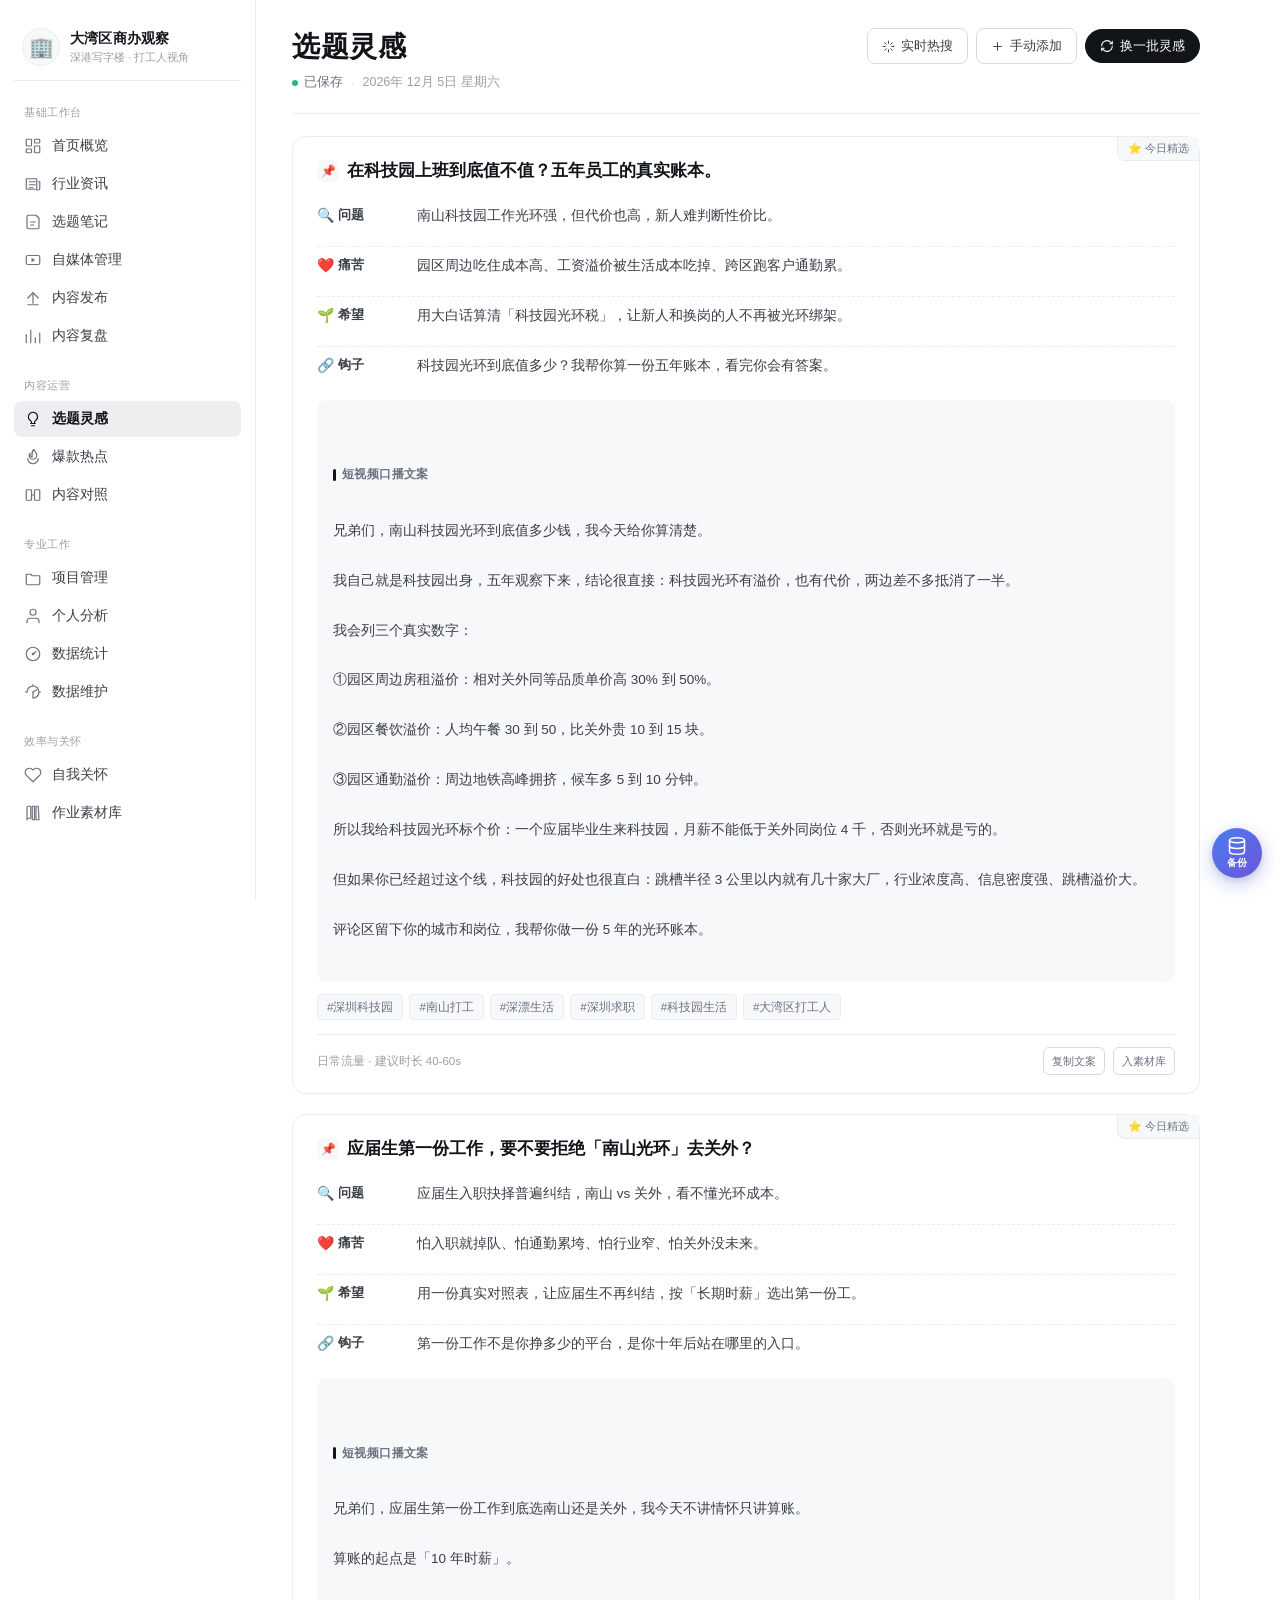
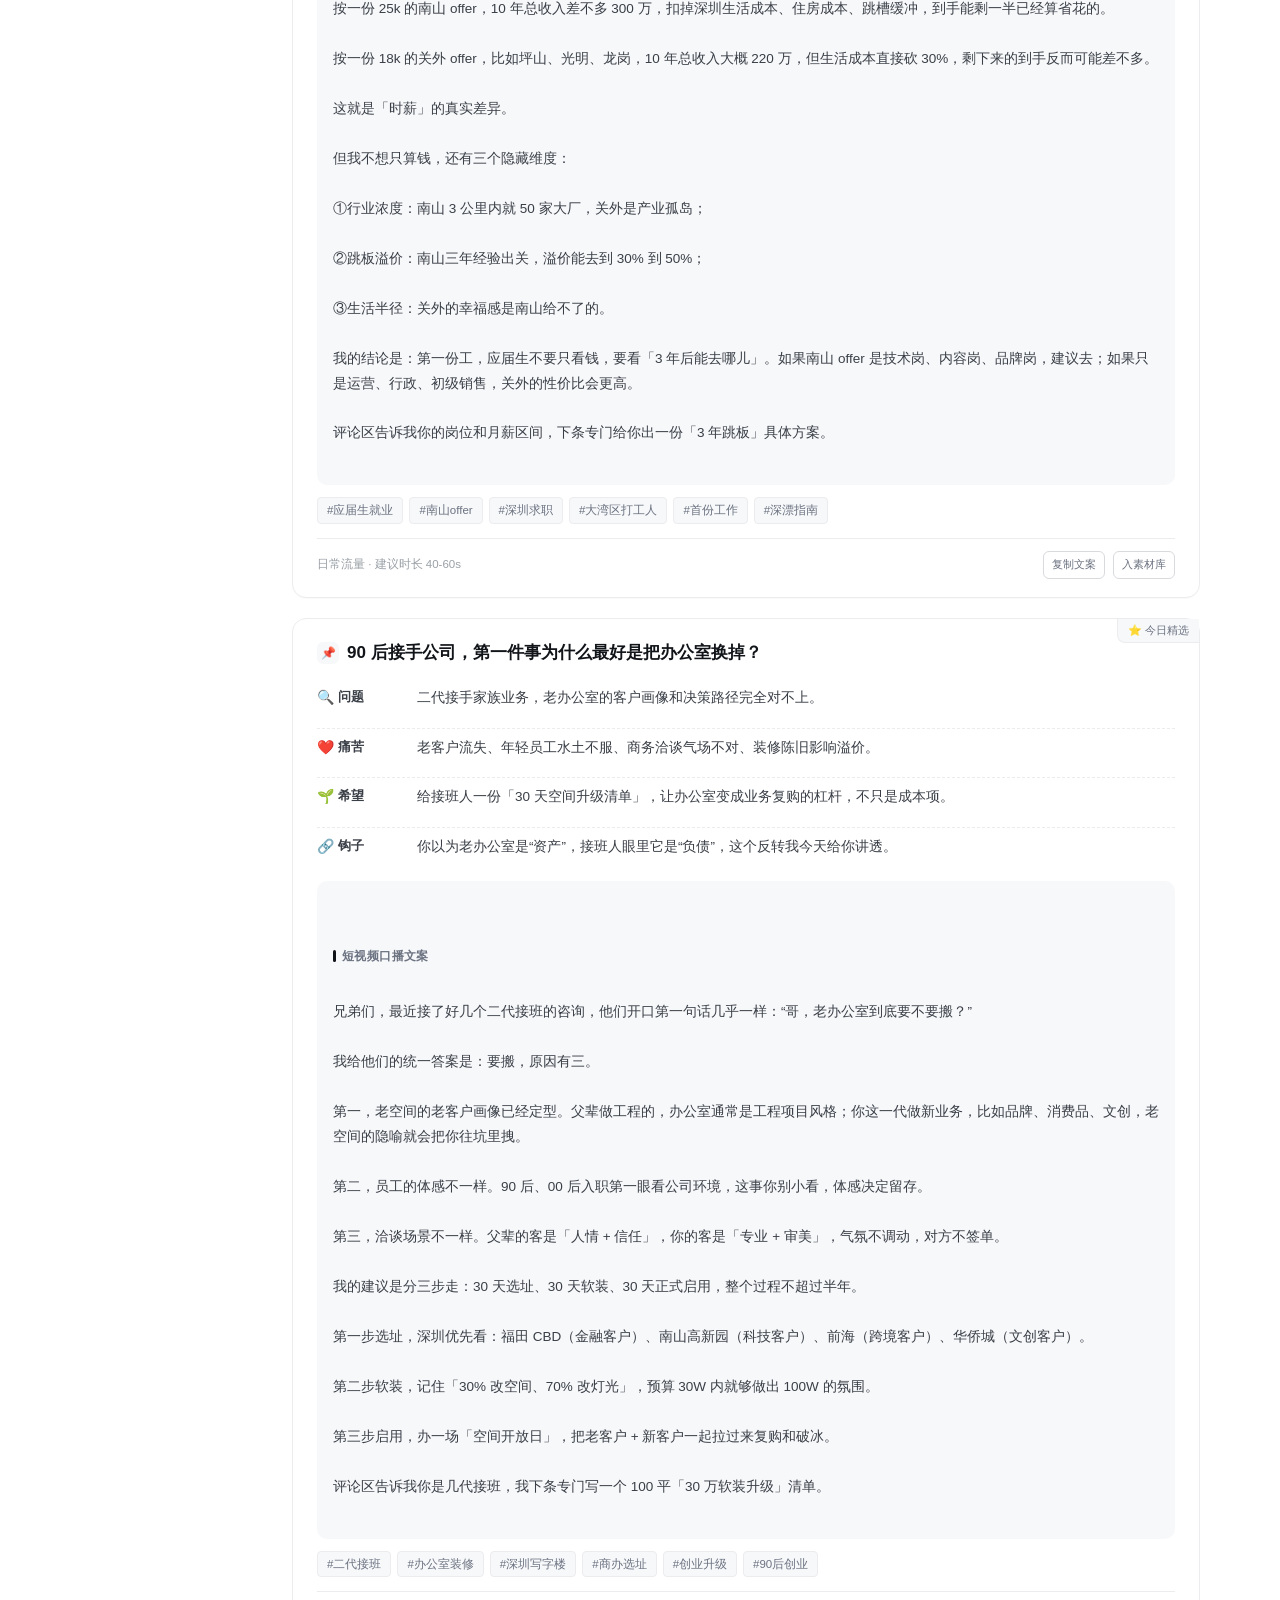
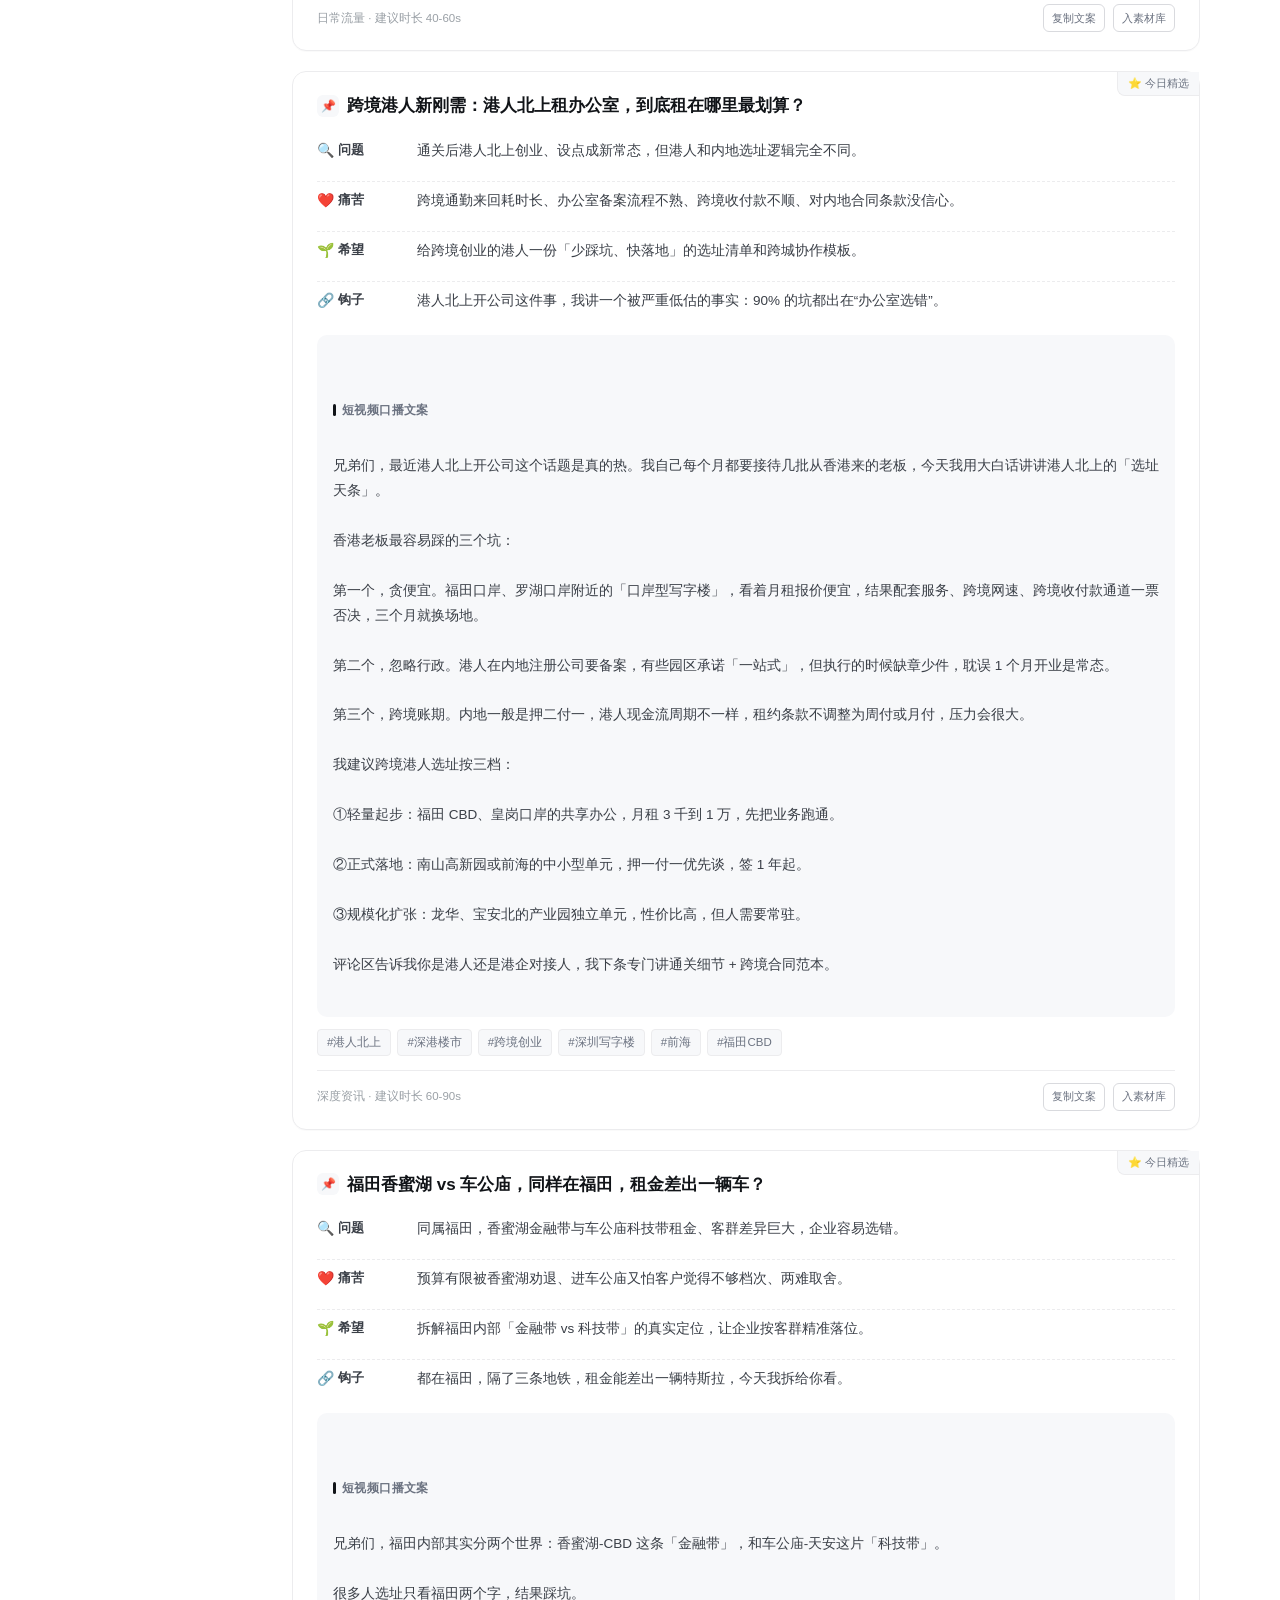
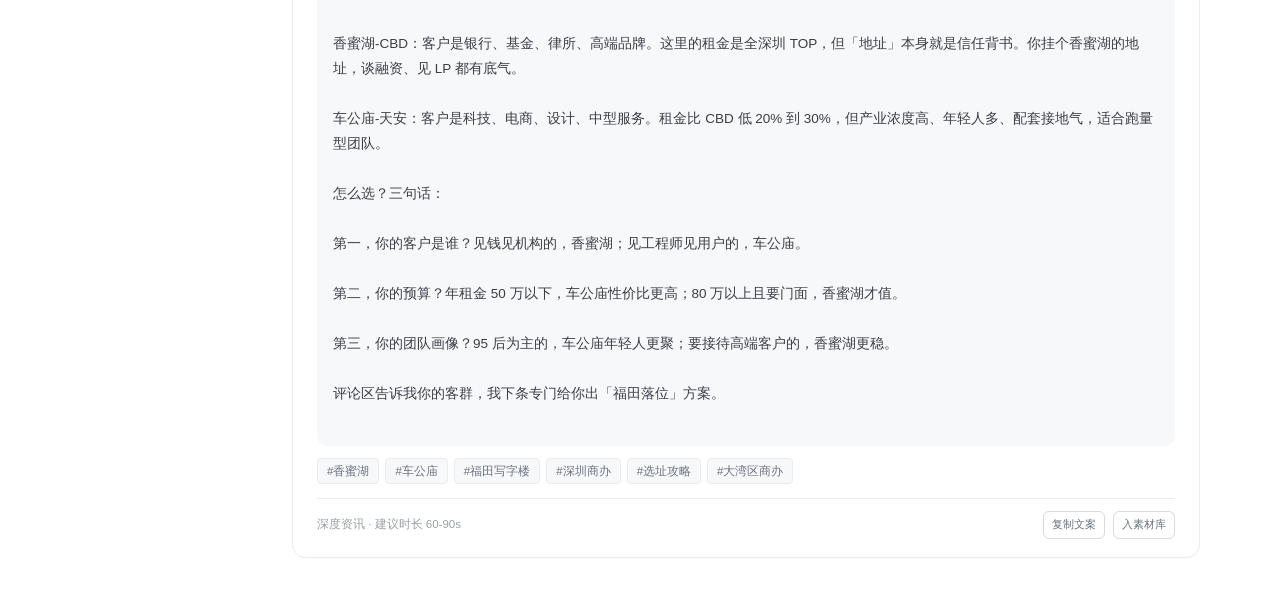
<file: index.html>
<!DOCTYPE html>
<html lang="zh-CN">
<head>
  <meta charset="UTF-8" />
  <meta name="viewport" content="width=device-width, initial-scale=1.0, maximum-scale=1.0, user-scalable=no, viewport-fit=cover" />
  <meta name="theme-color" content="#111418" />
  <meta name="mobile-web-app-capable" content="yes" />
  <meta name="apple-mobile-web-app-capable" content="yes" />
  <meta name="apple-mobile-web-app-status-bar-style" content="black" />
  <meta name="apple-mobile-web-app-title" content="选题灵感" />
  <link rel="manifest" href="manifest.json" />
  <link rel="apple-touch-icon" href="icons/apple-touch-icon.png" />
  <title>选题灵感 · 大湾区商办工作台 v2</title>
  <link rel="stylesheet" href="styles.css" />
</head>
<body>
  <div class="app" id="app">
    <!-- ============ 左侧导航 ============ -->
    <aside class="sidebar" id="sidebar">
      <!-- 账号区 -->
      <div class="account">
        <div class="avatar" aria-hidden="true">🏢</div>
        <div class="account-info">
          <div class="account-name">大湾区商办观察</div>
          <div class="account-bio">深港写字楼 · 打工人视角</div>
        </div>
      </div>

      <!-- 基础工作台 -->
      <div class="menu-group">
        <div class="menu-group-title">基础工作台</div>

        <a class="menu-item" data-key="home" href="#">
          <span class="mi-icon" aria-hidden="true">
            <svg viewBox="0 0 24 24" width="18" height="18" fill="none" stroke="currentColor" stroke-width="1.6" stroke-linecap="round" stroke-linejoin="round">
              <rect x="3" y="3" width="7" height="9" rx="1"/><rect x="14" y="3" width="7" height="5" rx="1"/>
              <rect x="14" y="12" width="7" height="9" rx="1"/><rect x="3" y="16" width="7" height="5" rx="1"/>
            </svg>
          </span>
          <span class="mi-label">首页概览</span>
        </a>

        <a class="menu-item" data-key="news" href="#">
          <span class="mi-icon" aria-hidden="true">
            <svg viewBox="0 0 24 24" width="18" height="18" fill="none" stroke="currentColor" stroke-width="1.6" stroke-linecap="round" stroke-linejoin="round">
              <rect x="3" y="5" width="14" height="14" rx="1"/><path d="M7 9h8M7 13h8M7 17h5"/>
              <path d="M19 9h2v9a2 2 0 0 1-2 2h-2"/>
            </svg>
          </span>
          <span class="mi-label">行业资讯</span>
        </a>

        <a class="menu-item" data-key="note" href="#">
          <span class="mi-icon" aria-hidden="true">
            <svg viewBox="0 0 24 24" width="18" height="18" fill="none" stroke="currentColor" stroke-width="1.6" stroke-linecap="round" stroke-linejoin="round">
              <path d="M4 5a2 2 0 0 1 2-2h10l4 4v12a2 2 0 0 1-2 2H6a2 2 0 0 1-2-2z"/>
              <path d="M9 12h6M9 16h4"/>
            </svg>
          </span>
          <span class="mi-label">选题笔记</span>
        </a>

        <a class="menu-item" data-key="media" href="#">
          <span class="mi-icon" aria-hidden="true">
            <svg viewBox="0 0 24 24" width="18" height="18" fill="none" stroke="currentColor" stroke-width="1.6" stroke-linecap="round" stroke-linejoin="round">
              <rect x="3" y="6" width="18" height="12" rx="2"/>
              <path d="M10 9l5 3-5 3z" fill="currentColor" stroke="none"/>
            </svg>
          </span>
          <span class="mi-label">自媒体管理</span>
        </a>

        <a class="menu-item" data-key="publish" href="#">
          <span class="mi-icon" aria-hidden="true">
            <svg viewBox="0 0 24 24" width="18" height="18" fill="none" stroke="currentColor" stroke-width="1.6" stroke-linecap="round" stroke-linejoin="round">
              <path d="M12 19V5"/><path d="M5 12l7-7 7 7"/>
              <path d="M5 21h14"/>
            </svg>
          </span>
          <span class="mi-label">内容发布</span>
        </a>

        <a class="menu-item" data-key="review" href="#">
          <span class="mi-icon" aria-hidden="true">
            <svg viewBox="0 0 24 24" width="18" height="18" fill="none" stroke="currentColor" stroke-width="1.6" stroke-linecap="round" stroke-linejoin="round">
              <path d="M3 21V10M9 21V4M15 21v-7M21 21V8"/>
            </svg>
          </span>
          <span class="mi-label">内容复盘</span>
        </a>
      </div>

      <!-- 内容运营 -->
      <div class="menu-group">
        <div class="menu-group-title">内容运营</div>

        <a class="menu-item active" data-key="inspiration" href="#">
          <span class="mi-icon" aria-hidden="true">
            <svg viewBox="0 0 24 24" width="18" height="18" fill="none" stroke="currentColor" stroke-width="1.6" stroke-linecap="round" stroke-linejoin="round">
              <path d="M9 18h6"/><path d="M10 21h4"/>
              <path d="M12 3a6 6 0 0 0-3.5 10.9c.9.7 1.5 1.7 1.5 2.8V18h4v-1.3c0-1.1.6-2.1 1.5-2.8A6 6 0 0 0 12 3z"/>
            </svg>
          </span>
          <span class="mi-label">选题灵感</span>
        </a>

        <a class="menu-item" data-key="hot" href="#">
          <span class="mi-icon" aria-hidden="true">
            <svg viewBox="0 0 24 24" width="18" height="18" fill="none" stroke="currentColor" stroke-width="1.6" stroke-linecap="round" stroke-linejoin="round">
              <path d="M13 2c1 2 4 4 4 8a5 5 0 0 1-10 0c0-2 1-3 1-3s-1 5 3 5c0-3-2-6 2-10z"/>
              <path d="M5 14a7 7 0 0 0 14 0"/>
            </svg>
          </span>
          <span class="mi-label">爆款热点</span>
        </a>

        <a class="menu-item" data-key="compare" href="#">
          <span class="mi-icon" aria-hidden="true">
            <svg viewBox="0 0 24 24" width="18" height="18" fill="none" stroke="currentColor" stroke-width="1.6" stroke-linecap="round" stroke-linejoin="round">
              <rect x="3" y="5" width="7" height="14" rx="1"/><rect x="14" y="5" width="7" height="14" rx="1"/>
              <path d="M10 12h4"/>
            </svg>
          </span>
          <span class="mi-label">内容对照</span>
        </a>
      </div>

      <!-- 专业工作 -->
      <div class="menu-group">
        <div class="menu-group-title">专业工作</div>

        <a class="menu-item" data-key="project" href="#">
          <span class="mi-icon" aria-hidden="true">
            <svg viewBox="0 0 24 24" width="18" height="18" fill="none" stroke="currentColor" stroke-width="1.6" stroke-linecap="round" stroke-linejoin="round">
              <path d="M3 7h6l2 2h10v10a2 2 0 0 1-2 2H5a2 2 0 0 1-2-2z"/>
            </svg>
          </span>
          <span class="mi-label">项目管理</span>
        </a>

        <a class="menu-item" data-key="personal" href="#">
          <span class="mi-icon" aria-hidden="true">
            <svg viewBox="0 0 24 24" width="18" height="18" fill="none" stroke="currentColor" stroke-width="1.6" stroke-linecap="round" stroke-linejoin="round">
              <path d="M20 21v-2a4 4 0 0 0-4-4H8a4 4 0 0 0-4 4v2"/>
              <circle cx="12" cy="7" r="4"/>
            </svg>
          </span>
          <span class="mi-label">个人分析</span>
        </a>

        <a class="menu-item" data-key="stats" href="#">
          <span class="mi-icon" aria-hidden="true">
            <svg viewBox="0 0 24 24" width="18" height="18" fill="none" stroke="currentColor" stroke-width="1.6" stroke-linecap="round" stroke-linejoin="round">
              <circle cx="12" cy="12" r="9"/>
              <path d="M12 12l4-3"/>
              <circle cx="12" cy="12" r="1" fill="currentColor"/>
            </svg>
          </span>
          <span class="mi-label">数据统计</span>
        </a>

        <a class="menu-item" data-key="maintain" href="#">
          <span class="mi-icon" aria-hidden="true">
            <svg viewBox="0 0 24 24" width="18" height="18" fill="none" stroke="currentColor" stroke-width="1.6" stroke-linecap="round" stroke-linejoin="round">
              <path d="M12 20a8 8 0 1 0-8-8"/><path d="M12 20v-8"/><path d="M12 12l5-3"/>
              <path d="M4 12H2M22 12h-2M12 2v2"/>
            </svg>
          </span>
          <span class="mi-label">数据维护</span>
        </a>
      </div>

      <!-- 效率与关怀 -->
      <div class="menu-group">
        <div class="menu-group-title">效率与关怀</div>

        <a class="menu-item" data-key="care" href="#">
          <span class="mi-icon" aria-hidden="true">
            <svg viewBox="0 0 24 24" width="18" height="18" fill="none" stroke="currentColor" stroke-width="1.6" stroke-linecap="round" stroke-linejoin="round">
              <path d="M20.8 4.6a5.5 5.5 0 0 0-7.8 0L12 5.6l-1-1a5.5 5.5 0 1 0-7.8 7.8l1 1L12 21l7.8-7.6 1-1a5.5 5.5 0 0 0 0-7.8z"/>
            </svg>
          </span>
          <span class="mi-label">自我关怀</span>
        </a>

        <a class="menu-item" data-key="lib" href="#">
          <span class="mi-icon" aria-hidden="true">
            <svg viewBox="0 0 24 24" width="18" height="18" fill="none" stroke="currentColor" stroke-width="1.6" stroke-linecap="round" stroke-linejoin="round">
              <path d="M4 5a2 2 0 0 1 2-2h3v16H6a2 2 0 0 0-2 2z"/>
              <path d="M11 3h3v18h-3z"/><path d="M16 3h3l1 18h-4z"/>
            </svg>
          </span>
          <span class="mi-label">作业素材库</span>
        </a>
      </div>
    </aside>

    <!-- ============ 右侧主内容 ============ -->
    <main class="main">

      <!-- ====== 页面：选题灵感 ====== -->
      <section class="page page-active" id="page-inspiration">
        <header class="page-head">
          <div class="head-titles">
            <h1 class="page-title">选题灵感</h1>
            <div class="head-row">
              <span class="save-status"><span class="dot"></span>已保存</span>
              <span class="dot-line">·</span>
              <span class="date-text" id="dateText">2026年 8月 19日 星期二</span>
            </div>
          </div>
          <div class="head-actions">
            <button class="btn-ghost" id="btnTrending" type="button" title="把今日热搜关键词转成候选选题卡加入灵感列表">
              <svg viewBox="0 0 24 24" width="13" height="13" fill="none" stroke="currentColor" stroke-width="1.8" stroke-linecap="round" stroke-linejoin="round"><path d="M12 2v4M12 18v4M2 12h4M18 12h4M4.93 4.93l2.83 2.83M16.24 16.24l2.83 2.83M4.93 19.07l2.83-2.83M16.24 7.76l2.83-2.83"/></svg>
              实时热搜
            </button>
            <button class="btn-ghost" id="btnAddInspiration" type="button">
              <svg viewBox="0 0 24 24" width="13" height="13" fill="none" stroke="currentColor" stroke-width="1.8" stroke-linecap="round" stroke-linejoin="round"><path d="M12 5v14M5 12h14"/></svg>
              手动添加
            </button>
            <button class="btn-refresh" id="btnRefresh" type="button">
              <svg viewBox="0 0 24 24" width="14" height="14" fill="none" stroke="currentColor" stroke-width="1.8" stroke-linecap="round" stroke-linejoin="round">
                <path d="M3 12a9 9 0 0 1 15.5-6.3L21 8"/><path d="M21 4v4h-4"/>
                <path d="M21 12a9 9 0 0 1-15.5 6.3L3 16"/><path d="M3 20v-4h4"/>
              </svg>
              换一批灵感
            </button>
          </div>
        </header>

        <!-- 手动添加面板 -->
        <div class="add-panel" id="inspirationPanel" style="display:none;">
          <div class="add-panel-title">手动添加选题</div>
          <div class="add-panel-fields">
            <input class="field-input" id="inspTitle" type="text" placeholder="选题标题（必填）" />
            <textarea id="inspProblem" class="paste-area" rows="2" placeholder="🔍 问题：核心痛点/事件简述"></textarea>
            <textarea id="inspPain" class="paste-area" rows="2" placeholder="❤️ 痛苦：受众情绪、困扰点"></textarea>
            <textarea id="inspHope" class="paste-area" rows="2" placeholder="🌱 希望：内容给到的价值、情绪出口"></textarea>
            <textarea id="inspHook" class="paste-area" rows="2" placeholder="🔗 钩子：短视频开篇抓人话术"></textarea>
            <textarea id="inspScript" class="paste-area" rows="3" placeholder="短视频口播文案（可留空，AI 自动生成）"></textarea>
            <input class="field-input" id="inspTags" type="text" placeholder="抖音话题（用空格分隔，例如 #深圳写字楼 #探楼纪）" />
          </div>
          <div class="add-panel-actions">
            <button class="btn-mini" id="btnCancelInspiration" type="button">取消</button>
            <button class="btn-refresh btn-small" id="btnSaveInspiration" type="button">加入灵感</button>
          </div>
        </div>

        <div class="cards-wrap" id="cardsWrap"></div>
      </section>

      <!-- ====== 页面：内容复盘 ====== -->
      <section class="page" id="page-review">
        <header class="page-head">
          <div class="head-titles">
            <h1 class="page-title">内容复盘</h1>
            <div class="head-row">
              <span class="save-status"><span class="dot"></span>已保存</span>
              <span class="dot-line">·</span>
              <span class="date-text">抖音作品数据 · 手动录入</span>
            </div>
          </div>
          <button class="btn-refresh" id="btnAddWork" type="button">
            <svg viewBox="0 0 24 24" width="14" height="14" fill="none" stroke="currentColor" stroke-width="1.8" stroke-linecap="round" stroke-linejoin="round">
              <path d="M12 5v14M5 12h14"/>
            </svg>
            添加作品
          </button>
        </header>

        <!-- 账号信息条 -->
        <div class="account-bar" id="accountBar">
          <div class="account-bar-left">
            <div class="account-bar-avatar">📺</div>
            <div>
              <div class="account-bar-name">探楼纪</div>
              <div class="account-bar-link">
                <a href="https://v.douyin.com/vI6asPT-97Y/" target="_blank" rel="noopener">v.douyin.com/vI6asPT-97Y/ ↗</a>
              </div>
            </div>
          </div>
          <div class="account-bar-right">
            <span class="stat-pill">作品 <b id="statWorks">0</b></span>
            <span class="stat-pill">总播放 <b id="statViews">0</b></span>
            <span class="stat-pill">总点赞 <b id="statLikes">0</b></span>
          </div>
        </div>

        <!-- 添加作品面板（默认隐藏） -->
        <div class="add-panel" id="addPanel" style="display:none;">
          <div class="add-panel-title">添加作品</div>
          <div class="add-panel-hint">粘贴抖音分享文案，自动解析标题和链接（例：<i>长按复制此条消息，打开抖音搜索，查看TA的更多作品。 https://v.douyin.com/xxx/</i>）</div>
          <textarea id="pasteArea" class="paste-area" rows="3" placeholder="粘贴抖音分享文案，或直接输入作品标题和链接..."></textarea>
          <div class="add-panel-fields">
            <input class="field-input" id="fTitle" type="text" placeholder="作品标题" />
            <input class="field-input" id="fLink" type="text" placeholder="抖音链接 https://v.douyin.com/..." />
            <input class="field-input" id="fDate" type="date" />
            <input class="field-input" id="fViews" type="number" min="0" placeholder="播放量" />
            <input class="field-input" id="fLikes" type="number" min="0" placeholder="点赞" />
            <input class="field-input" id="fComments" type="number" min="0" placeholder="评论" />
            <input class="field-input" id="fShares" type="number" min="0" placeholder="转发" />
            <input class="field-input" id="fCollects" type="number" min="0" placeholder="收藏" />
            <textarea id="fHotComments" class="paste-area" rows="3" placeholder="热门评论（每行一条，格式：点赞数|评论内容  例如 328|企鹅岛到底值不值？想去看看）"></textarea>
          </div>
          <div class="add-panel-actions">
            <button class="btn-mini" id="btnParsePaste" type="button">解析粘贴</button>
            <button class="btn-mini" id="btnCancelAdd" type="button">取消</button>
            <button class="btn-refresh btn-small" id="btnSaveWork" type="button">保存作品</button>
          </div>
        </div>

        <!-- 作品列表表格 -->
        <div class="table-wrap">
          <table class="work-table" id="workTable">
            <thead>
              <tr>
                <th>标题</th>
                <th>发布日期</th>
                <th>播放</th>
                <th>点赞</th>
                <th>评论</th>
                <th>转发</th>
                <th>互动率</th>
                <th>操作</th>
              </tr>
            </thead>
            <tbody id="workTbody"></tbody>
          </table>
          <div class="empty-tip" id="emptyTip">暂无作品记录，点击右上角「添加作品」开始录入</div>
        </div>
      </section>

      <!-- ====== 页面：个人分析 ====== -->
      <section class="page" id="page-personal">
        <header class="page-head">
          <div class="head-titles">
            <h1 class="page-title">个人分析</h1>
            <div class="head-row">
              <span class="save-status"><span class="dot"></span>已保存</span>
              <span class="dot-line">·</span>
              <span class="date-text">基于内容复盘录入数据</span>
            </div>
          </div>
        </header>

        <!-- 指标卡 -->
        <div class="metrics-grid" id="metricsGrid">
          <div class="metric-card">
            <div class="metric-label">总播放量</div>
            <div class="metric-value" id="mViews">0</div>
          </div>
          <div class="metric-card">
            <div class="metric-label">总互动数</div>
            <div class="metric-value" id="mInteract">0</div>
          </div>
          <div class="metric-card">
            <div class="metric-label">平均互动率</div>
            <div class="metric-value" id="mRate">0%</div>
          </div>
          <div class="metric-card">
            <div class="metric-label">作品数</div>
            <div class="metric-value" id="mCount">0</div>
          </div>
        </div>

        <!-- 爆款 TOP3 -->
        <div class="chart-block">
          <div class="chart-title">爆款作品 TOP5</div>
          <div class="chart-bars" id="topBars"></div>
        </div>

        <!-- 发布趋势 -->
        <div class="chart-block">
          <div class="chart-title">播放量分布</div>
          <div class="chart-bars" id="trendBars"></div>
        </div>

        <div class="empty-tip" id="analysisEmpty">请先在「内容复盘」录入作品数据</div>
      </section>

      <!-- ====== 页面：内容对照 ====== -->
      <section class="page" id="page-compare">
        <header class="page-head">
          <div class="head-titles">
            <h1 class="page-title">内容对照</h1>
            <div class="head-row">
              <span class="save-status"><span class="dot"></span>已保存</span>
              <span class="dot-line">·</span>
              <span class="date-text">探楼纪 · 账号调性分析 + 爆款文案推荐</span>
            </div>
          </div>
          <button class="btn-refresh" id="btnRefreshCompare" type="button">
            <svg viewBox="0 0 24 24" width="14" height="14" fill="none" stroke="currentColor" stroke-width="1.8" stroke-linecap="round" stroke-linejoin="round">
              <path d="M3 12a9 9 0 0 1 15.5-6.3L21 8"/><path d="M21 4v4h-4"/>
              <path d="M21 12a9 9 0 0 1-15.5 6.3L3 16"/><path d="M3 20v-4h4"/>
            </svg>
            换一批文案
          </button>
        </header>

        <!-- 内容对照优化器 -->
        <div class="chart-block rewrite-tool">
          <div class="chart-title">内容对照优化器 · 原文一键改写为爆款</div>
          <div class="rewrite-grid">
            <div class="rewrite-side">
              <div class="rewrite-label">① 粘贴原始文案</div>
              <textarea id="rewriteInput" class="rewrite-input" placeholder="例如：这里是深圳后海，是深圳最寸土寸金的地方之一，聚集了大量科技和金融企业……"></textarea>
              <div class="rewrite-opt">
                <span class="rewrite-label">改写类型</span>
                <div class="seg" id="rewriteType">
                  <button class="seg-btn active" data-v="daily" type="button">日常流量</button>
                  <button class="seg-btn" data-v="deep" type="button">深度资讯</button>
                </div>
              </div>
              <div class="rewrite-actions">
                <button class="btn-refresh" id="btnRewrite" type="button">按调性改写</button>
                <button class="btn-ghost" id="btnCopyPrompt" type="button">复制改写指令</button>
              </div>
              <div class="rewrite-tip">本地启发式草稿即时可见；想要探楼纪级口语精修，点「复制改写指令」把原文+模板丢给 AI。</div>
            </div>
            <div class="rewrite-side">
              <div class="rewrite-label">② 改写后爆款文案</div>
              <div class="rewrite-output" id="rewriteOutput">
                <div class="empty-tip">在左侧粘贴原文，点「按调性改写」生成草稿。</div>
              </div>
            </div>
          </div>
        </div>

        <!-- 账号调性画像 -->
        <div class="chart-block">
          <div class="chart-title">账号调性画像</div>
          <div class="profile-grid">
            <div class="profile-item"><span class="profile-key">账号名</span><span class="profile-val">探楼纪</span></div>
            <div class="profile-item"><span class="profile-key">所属机构</span><span class="profile-val">吉办科技旗下商办IP</span></div>
            <div class="profile-item"><span class="profile-key">内容风格</span><span class="profile-val">剧情+探楼 · 实地探访叙事</span></div>
            <div class="profile-item"><span class="profile-key">赛道定位</span><span class="profile-val">深圳商办/写字楼/企业选址</span></div>
            <div class="profile-item"><span class="profile-key">目标受众</span><span class="profile-val">企业主 · 选址决策人 · 打工人</span></div>
            <div class="profile-item"><span class="profile-key">视频时长</span><span class="profile-val">40-90秒（短平快干货向）</span></div>
            <div class="profile-item"><span class="profile-key">文案口吻</span><span class="profile-val">实地探访者口吻 · 第一人称叙事 · 悬念开篇</span></div>
            <div class="profile-item"><span class="profile-key">常用话题</span><span class="profile-val">#企业选址 #商业地产 #深圳 #写字楼</span></div>
          </div>
        </div>

        <!-- 内容规律分析 -->
        <div class="chart-block">
          <div class="chart-title">内容规律分析（3月-8月）</div>
          <div class="profile-grid">
            <div class="profile-item"><span class="profile-key">爆款特征</span><span class="profile-val">地标探楼 + 数据反差 + 选址干货</span></div>
            <div class="profile-item"><span class="profile-key">高频话题</span><span class="profile-val">腾讯企鹅岛 · 福田CBD · 前海 · 南山科技园</span></div>
            <div class="profile-item"><span class="profile-key">互动峰值</span><span class="profile-val">700+点赞（地标首发探楼类）</span></div>
            <div class="profile-item"><span class="profile-key">更新频率</span><span class="profile-val">每周2-3条 · 探楼+资讯交替</span></div>
            <div class="profile-item"><span class="profile-key">互动中位</span><span class="profile-val">70-200点赞（常规探楼选题）</span></div>
            <div class="profile-item"><span class="profile-key">合作矩阵</span><span class="profile-val">@吉办托管 @深港商业地产投资秘闻</span></div>
          </div>
        </div>

        <!-- 爆款文案推荐区 -->
        <div class="chart-block">
          <div class="chart-title">爆款文案推荐 · 符合探楼纪调性</div>
          <div class="cards-wrap" id="compareCardsWrap"></div>
        </div>
      </section>

      <!-- ====== 页面：首页概览 ====== -->
      <section class="page" id="page-home">
        <header class="page-head">
          <div class="head-titles">
            <h1 class="page-title">首页概览</h1>
            <div class="head-row">
              <span class="save-status"><span class="dot"></span>已保存</span>
              <span class="dot-line">·</span>
              <span class="date-text">平台分发策略 · 全局视图</span>
            </div>
          </div>
        </header>
        <div class="page-body" id="homeBody"></div>
      </section>

      <!-- ====== 页面：行业资讯 ====== -->
      <section class="page" id="page-news">
        <header class="page-head">
          <div class="head-titles">
            <h1 class="page-title">行业资讯</h1>
            <div class="head-row">
              <span class="save-status"><span class="dot"></span>已保存</span>
              <span class="dot-line">·</span>
              <span class="date-text">深港地产 · 写字楼 · 实时追踪</span>
            </div>
          </div>
        </header>
        <div class="page-body" id="newsBody"></div>
      </section>

      <!-- ====== 页面：选题笔记 ====== -->
      <section class="page" id="page-note">
        <header class="page-head">
          <div class="head-titles">
            <h1 class="page-title">选题笔记</h1>
            <div class="head-row">
              <span class="save-status"><span class="dot"></span>已保存</span>
              <span class="dot-line">·</span>
              <span class="date-text">灵感随手记 · 标注首发平台</span>
            </div>
          </div>
          <button class="btn-refresh" id="btnAddNote" type="button">
            <svg viewBox="0 0 24 24" width="14" height="14" fill="none" stroke="currentColor" stroke-width="1.8" stroke-linecap="round" stroke-linejoin="round"><path d="M12 5v14M5 12h14"/></svg>
            记一笔
          </button>
        </header>
        <div class="add-panel" id="notePanel" style="display:none;">
          <textarea id="noteInput" class="paste-area" rows="2" placeholder="记下灵感，例如：企鹅岛周边二手写字楼会不会跟涨？"></textarea>
          <div class="add-panel-fields">
            <input class="field-input" id="noteLink" type="text" placeholder="链接（粘贴抖音/公众号链接自动识别）" />
            <textarea id="noteDetail" class="paste-area" rows="2" placeholder="扩展内容（行业数据/背景/触发事件等）"></textarea>
            <select class="field-input" id="notePlatform">
              <option value="douyin">抖音首发</option>
              <option value="shipinhao">视频号首发</option>
              <option value="toutiao">头条二创</option>
              <option value="xiaohongshu">小红书二创</option>
            </select>
          </div>
          <div class="add-panel-actions">
            <button class="btn-mini" id="btnCancelNote" type="button">取消</button>
            <button class="btn-refresh btn-small" id="btnSaveNote" type="button">保存</button>
          </div>
        </div>
        <div class="page-body" id="noteBody"></div>
      </section>

      <!-- ====== 页面：自媒体管理 ====== -->
      <section class="page" id="page-media">
        <header class="page-head">
          <div class="head-titles">
            <h1 class="page-title">自媒体管理</h1>
            <div class="head-row">
              <span class="save-status"><span class="dot"></span>已保存</span>
              <span class="dot-line">·</span>
              <span class="date-text">四平台账号矩阵 · 抖音 + 视频号为主</span>
            </div>
          </div>
        </header>
        <div class="page-body" id="mediaBody"></div>
      </section>

      <!-- ====== 页面：创作发布中心（整合抖音创作者中心） ====== -->
      <section class="page" id="page-publish">
        <header class="page-head">
          <div class="head-titles">
            <h1 class="page-title">创作发布中心</h1>
            <div class="head-row">
              <span class="save-status"><span class="dot"></span>本地草稿</span>
              <span class="dot-line">·</span>
              <span class="date-text">对标抖音创作者中心 · 多平台一键分发</span>
            </div>
          </div>
          <a class="btn-refresh" id="btnOpenCreator" href="https://creator.douyin.com/creator-micro/home" target="_blank" rel="noopener" type="button">
            <svg viewBox="0 0 24 24" width="14" height="14" fill="none" stroke="currentColor" stroke-width="1.8" stroke-linecap="round" stroke-linejoin="round"><path d="M14 4h6v6"/><path d="M20 4 11 13"/><path d="M19 14v4a2 2 0 0 1-2 2H6a2 2 0 0 1-2-2V7a2 2 0 0 1 2-2h4"/></svg>
            去抖音创作者中心
          </a>
        </header>

        <!-- 发布器（对标创作者中心发布面板） -->
        <div class="composer">
          <div class="composer-title">发布器 · 填写后保存草稿 / 复制文案去创作者中心发布</div>
          <input class="field-input composer-title-input" id="cTitle" type="text" placeholder="视频标题（建议带悬念钩子，如：深圳写字楼租金跌到144元/㎡，到底谁在笑？）" />
          <textarea class="composer-text" id="cBody" rows="4" placeholder="口播文案 / 正文（口语化、短句、提问开篇，结尾留互动）"></textarea>
          <div class="composer-tags" id="cTagsWrap">
            <span class="ctag" data-t="#深圳写字楼">#深圳写字楼 <button class="ctag-x" data-x="#深圳写字楼">×</button></span>
            <span class="ctag" data-t="#商办">#商办 <button class="ctag-x" data-x="#商办">×</button></span>
            <span class="ctag" data-t="#深港楼市">#深港楼市 <button class="ctag-x" data-x="#深港楼市">×</button></span>
          </div>
          <div class="composer-tag-add">
            <input class="field-input" id="cTagInput" type="text" placeholder="加话题标签，如 大湾区打工人" />
            <button class="btn-mini" id="btnAddTag" type="button">加标签</button>
          </div>

          <div class="composer-row">
            <span class="composer-label">发布平台</span>
            <div class="seg" id="cPlatforms">
              <button class="seg-btn active" data-v="douyin" type="button">抖音</button>
              <button class="seg-btn active" data-v="shipinhao" type="button">视频号</button>
              <button class="seg-btn" data-v="toutiao" type="button">头条</button>
              <button class="seg-btn" data-v="xiaohongshu" type="button">小红书</button>
            </div>
          </div>

          <div class="composer-row">
            <label class="composer-switch">
              <input type="checkbox" id="cSchedule" /> <span>定时发布</span>
            </label>
            <input class="field-input" id="cScheduleTime" type="datetime-local" style="display:none;" />
          </div>

          <div class="composer-actions">
            <button class="btn-ghost" id="btnCopyPublish" type="button">复制发布文案</button>
            <button class="btn-mini" id="btnSaveDraft" type="button">保存草稿</button>
            <button class="btn-refresh" id="btnPublishNow" type="button">标记为已发布</button>
          </div>
          <div class="composer-tip">创作者中心暂不支持第三方直接上传。这里生成的标题+正文+话题可一键复制，去抖音创作者中心粘贴发布；发布平台按你的分发策略自动标注抖音/视频号优先。</div>
        </div>

        <!-- 内容管理：草稿 / 待发布 / 已发布 -->
        <div class="chart-block">
          <div class="chart-title">内容管理</div>
          <div class="seg seg-tabs" id="pubTabs">
            <button class="seg-btn active" data-v="draft" type="button">草稿箱 <b id="cntDraft">0</b></button>
            <button class="seg-btn" data-v="scheduled" type="button">待发布 <b id="cntScheduled">0</b></button>
            <button class="seg-btn" data-v="published" type="button">已发布 <b id="cntPublished">0</b></button>
          </div>
          <div class="list-wrap" id="pubList"></div>
        </div>

        <!-- 本周排期（参考） -->
        <div class="chart-block">
          <div class="chart-title">本周排期 · 抖音/视频号优先</div>
          <div class="schedule" id="pubSchedule"></div>
        </div>
      </section>

      <!-- ====== 页面：爆款热点 ====== -->
      <section class="page" id="page-hot">
        <header class="page-head">
          <div class="head-titles">
            <h1 class="page-title">爆款热点</h1>
            <div class="head-row">
              <span class="save-status"><span class="dot"></span>已保存</span>
              <span class="dot-line">·</span>
              <span class="date-text">当日抖音/同城/地产赛道热度榜</span>
            </div>
          </div>
          <button class="btn-refresh" id="btnRefreshHot" type="button">
            <svg viewBox="0 0 24 24" width="14" height="14" fill="none" stroke="currentColor" stroke-width="1.8" stroke-linecap="round" stroke-linejoin="round"><path d="M3 12a9 9 0 0 1 15.5-6.3L21 8"/><path d="M21 4v4h-4"/><path d="M21 12a9 9 0 0 1-15.5 6.3L3 16"/><path d="M3 20v-4h4"/></svg>
            换一批热点
          </button>
        </header>
        <div class="hot-lib-banner" id="hotLibBanner">
          <span class="hlb-icon" aria-hidden="true">📊</span>
          <span class="hlb-text">
            <b>每日热点选题库</b>
            <small>腾讯文档 · 每天 9 点自动累积抖音 / 视频号 / 小红书热点</small>
          </span>
          <button class="btn-mini hlb-copy" id="hotLibCopy" type="button">复制链接</button>
        </div>
        <div class="hot-lib-hint" id="hotLibHint" hidden>
          <span>📋 链接已复制到剪贴板 — <b>请在系统浏览器（如 Safari / Chrome）粘贴打开</b>，不要在微信内置浏览器里点</span>
        </div>
        <div class="page-body" id="hotBody"></div>
      </section>

      <!-- ====== 页面：项目管理 ====== -->
      <section class="page" id="page-project">
        <header class="page-head">
          <div class="head-titles">
            <h1 class="page-title">项目管理</h1>
            <div class="head-row">
              <span class="save-status"><span class="dot"></span>已保存</span>
              <span class="dot-line">·</span>
              <span class="date-text">选题拍摄项目 · 进度追踪 · 可编辑</span>
            </div>
          </div>
          <button class="btn-refresh" id="btnAddProject" type="button">
            <svg viewBox="0 0 24 24" width="14" height="14" fill="none" stroke="currentColor" stroke-width="1.8" stroke-linecap="round" stroke-linejoin="round"><path d="M12 5v14M5 12h14"/></svg>
            新建项目
          </button>
        </header>
        <div class="add-panel" id="projectPanel" style="display:none;">
          <div class="add-panel-title">项目编辑</div>
          <div class="add-panel-fields">
            <input class="field-input" id="pName" type="text" placeholder="项目名称（必填）" />
            <select class="field-input" id="pStage">
              <option value="构思">构思</option>
              <option value="脚本">脚本</option>
              <option value="素材">素材</option>
              <option value="排期">排期</option>
              <option value="拍摄中">拍摄中</option>
              <option value="剪辑中">剪辑中</option>
              <option value="已发布">已发布</option>
            </select>
            <input class="field-input" id="pProgress" type="number" min="0" max="100" placeholder="进度 0-100" />
            <select class="field-input" id="pPlatform">
              <option value="douyin">抖音</option>
              <option value="shipinhao">视频号</option>
              <option value="douyin+shipinhao">抖音 + 视频号</option>
              <option value="douyin+toutiao">抖音 + 头条</option>
              <option value="douyin+xiaohongshu">抖音 + 小红书</option>
              <option value="toutiao">头条</option>
              <option value="xiaohongshu">小红书</option>
            </select>
            <input class="field-input" id="pDue" type="date" />
            <textarea id="pNote" class="paste-area" rows="2" placeholder="项目备注 / 内容大纲"></textarea>
          </div>
          <div class="add-panel-actions">
            <button class="btn-mini" id="btnCancelProject" type="button">取消</button>
            <button class="btn-refresh btn-small" id="btnSaveProject" type="button">保存项目</button>
          </div>
        </div>
        <div class="page-body" id="projectBody"></div>
      </section>

      <!-- ====== 页面：数据统计 ====== -->
      <section class="page" id="page-stats">
        <header class="page-head">
          <div class="head-titles">
            <h1 class="page-title">数据统计</h1>
            <div class="head-row">
              <span class="save-status"><span class="dot"></span>已保存</span>
              <span class="dot-line">·</span>
              <span class="date-text">四平台汇总 · 抖音 + 视频号占比</span>
            </div>
          </div>
        </header>
        <div class="page-body" id="statsBody"></div>
      </section>

      <!-- ====== 页面：自我关怀 ====== -->
      <section class="page" id="page-care">
        <header class="page-head">
          <div class="head-titles">
            <h1 class="page-title">自我关怀</h1>
            <div class="head-row">
              <span class="save-status"><span class="dot"></span>已保存</span>
              <span class="dot-line">·</span>
              <span class="date-text">创作者状态 · 可持续输出</span>
            </div>
          </div>
        </header>
        <div class="page-body" id="careBody"></div>
      </section>

      <!-- ====== 页面：作业素材库 ====== -->
      <section class="page" id="page-lib">
        <header class="page-head">
          <div class="head-titles">
            <h1 class="page-title">作业素材库</h1>
            <div class="head-row">
              <span class="save-status"><span class="dot"></span>已保存</span>
              <span class="dot-line">·</span>
              <span class="date-text">对标博主素材 / 我的收藏</span>
            </div>
          </div>
        </header>
        <div class="page-body" id="libBody"></div>
      </section>

      <!-- ====== 页面：数据维护 ====== -->
      <section class="page" id="page-maintain">
        <header class="page-head">
          <div class="head-titles">
            <h1 class="page-title">数据维护</h1>
            <div class="head-row">
              <span class="save-status"><span class="dot"></span>本地保存</span>
              <span class="dot-line">·</span>
              <span class="date-text">填写你账号的真实数据，存浏览器本地</span>
            </div>
          </div>
          <div class="head-actions">
            <button class="btn-mini" id="btnExportMaintain" type="button">导出备份</button>
            <button class="btn-mini" id="btnImportMaintain" type="button">导入备份</button>
            <input type="file" id="fileImportMaintain" accept="application/json" style="display:none" />
            <button class="btn-refresh" id="btnSaveMaintain" type="button">
              <svg viewBox="0 0 24 24" width="14" height="14" fill="none" stroke="currentColor" stroke-width="1.8" stroke-linecap="round" stroke-linejoin="round"><path d="M5 13l4 4L19 7"/></svg>
              保存数据
            </button>
          </div>
        </header>

        <div class="maint-note">
          💡 这里的数据只存在你这台手机的浏览器里，刷新/重开 App 都在；换手机或清缓存会丢，记得用「导出备份」留存。作品数据请在「内容复盘」里增删改。
        </div>

        <div class="page-body" id="maintainBody"></div>
      </section>

    </main>
  </div>

  <!-- 全站浮动备份 FAB（任何页面都可见，从这里一键导出/导入所有手动修改的数据） -->
  <button class="wb-fab-backup" id="fabBackup" type="button" aria-label="备份管理">
    <svg viewBox="0 0 24 24" width="20" height="20" fill="none" stroke="currentColor" stroke-width="1.8" stroke-linecap="round" stroke-linejoin="round">
      <ellipse cx="12" cy="5" rx="9" ry="3"/>
      <path d="M3 5v14a9 3 0 0 0 18 0V5"/>
      <path d="M3 12a9 3 0 0 0 18 0"/>
    </svg>
    <span class="wb-fab-tip">备份</span>
  </button>

  <!-- 全站备份弹层 -->
  <div class="wb-bk-mask" id="bkMask" hidden></div>
  <div class="wb-bk-sheet" id="bkSheet" hidden role="dialog" aria-label="数据备份">
    <div class="wb-bk-head">
      <div>
        <b>💾 数据备份</b>
        <small>所有手动修改的内容（账号数据、首页指标、作品清单、笔记、灵感、项目、发布计划…）都存在你浏览器本地</small>
      </div>
      <button class="wb-bk-close" id="bkClose" type="button" aria-label="关闭">✕</button>
    </div>
    <div class="wb-bk-stat" id="bkStat"></div>
    <div class="wb-bk-actions">
      <button class="btn-bk-primary" id="bkExportAll" type="button">导出全部（JSON）</button>
      <button class="btn-bk" id="bkImportAll" type="button">从 JSON 导入</button>
      <input type="file" id="bkFile" accept="application/json" style="display:none" />
    </div>
    <div class="wb-bk-tip">
      • 「导出全部」把所有数据打包成一个 JSON 文件（带时间戳），建议发到自己的微信收藏或网盘<br/>
      • 「从 JSON 导入」一键还原所有内容（导入前会先清空本机数据）<br/>
      • 想要更精细化（按平台/按类别）编辑，请进入「数据维护」页
    </div>
    <div class="wb-bk-foot">
      <button class="btn-bk" id="bkGotoMaintain" type="button">进入「数据维护」→</button>
      <button class="btn-bk-danger" id="bkReset" type="button">清空本机数据</button>
    </div>
    <div class="wb-bk-msg" id="bkMsg"></div>
  </div>

  <script src="app-data.js"></script>
  <script src="script.js"></script>
</body>
</html>
</file>
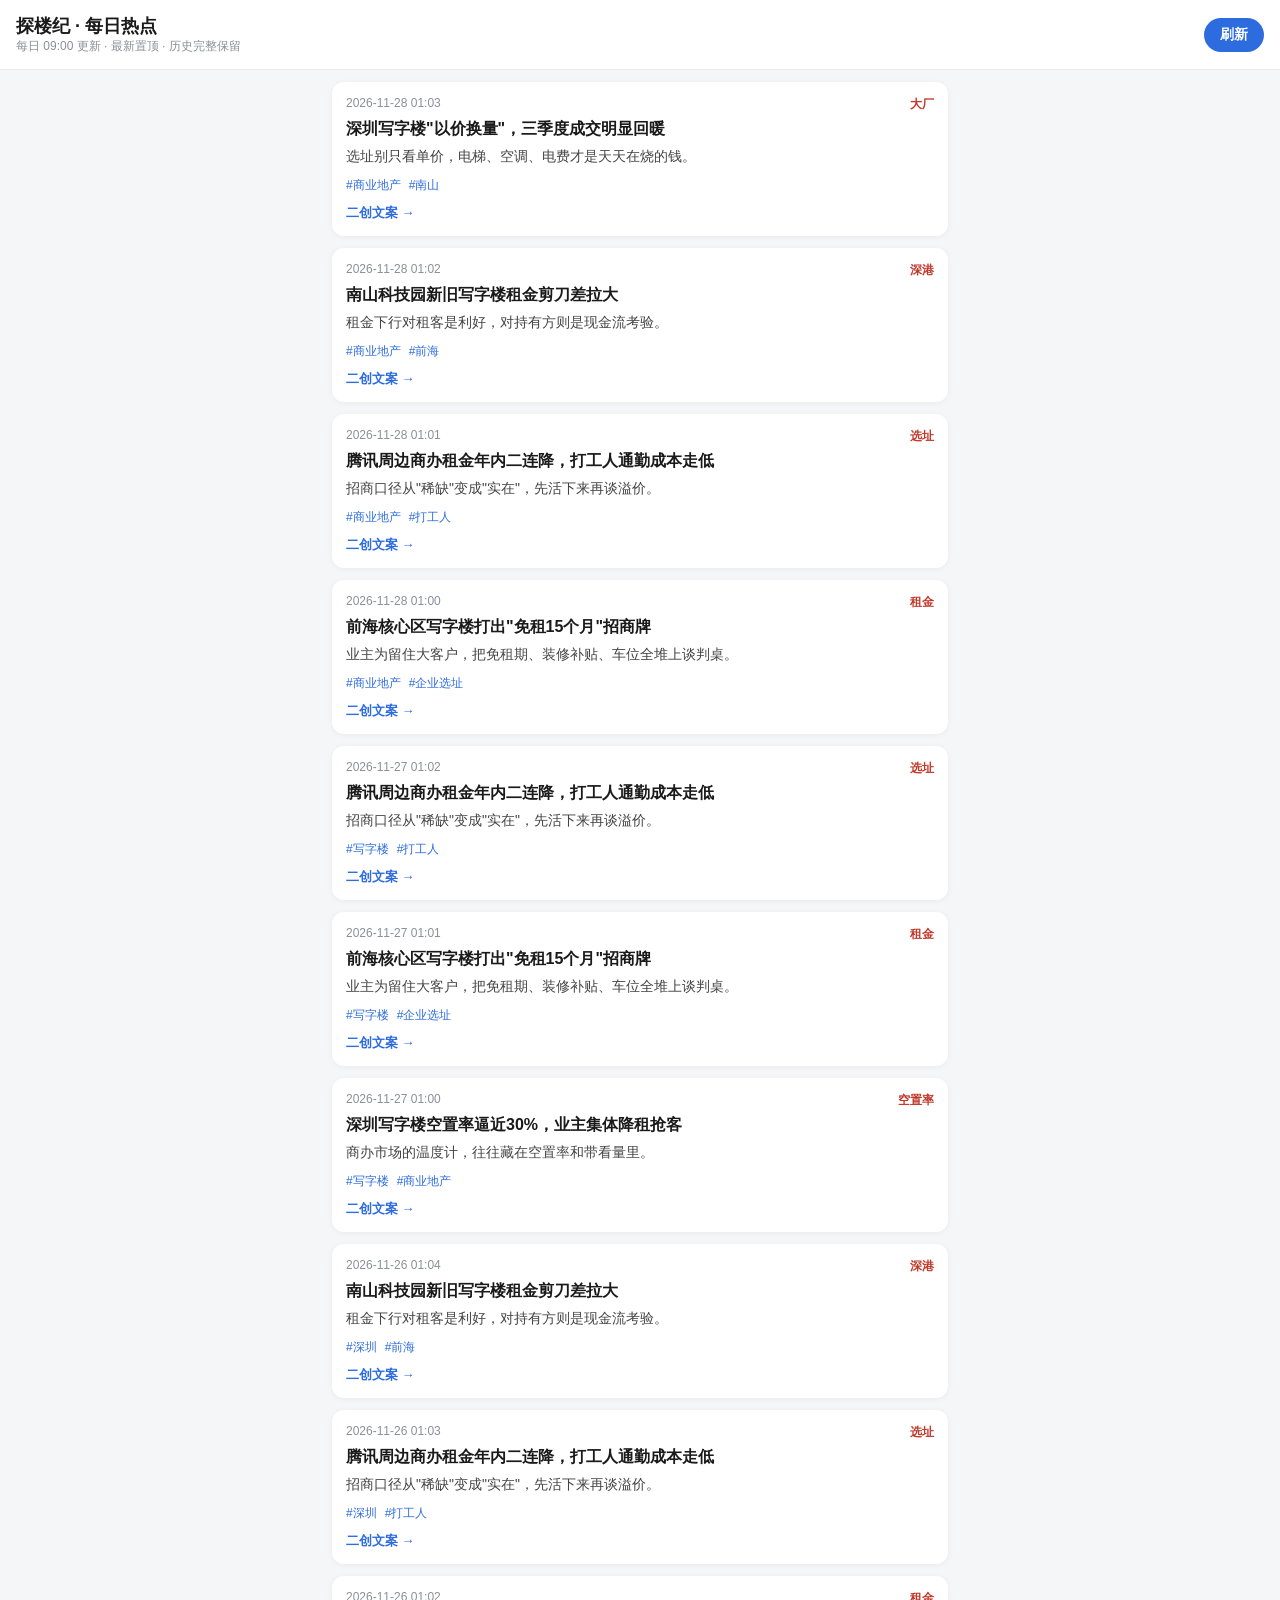
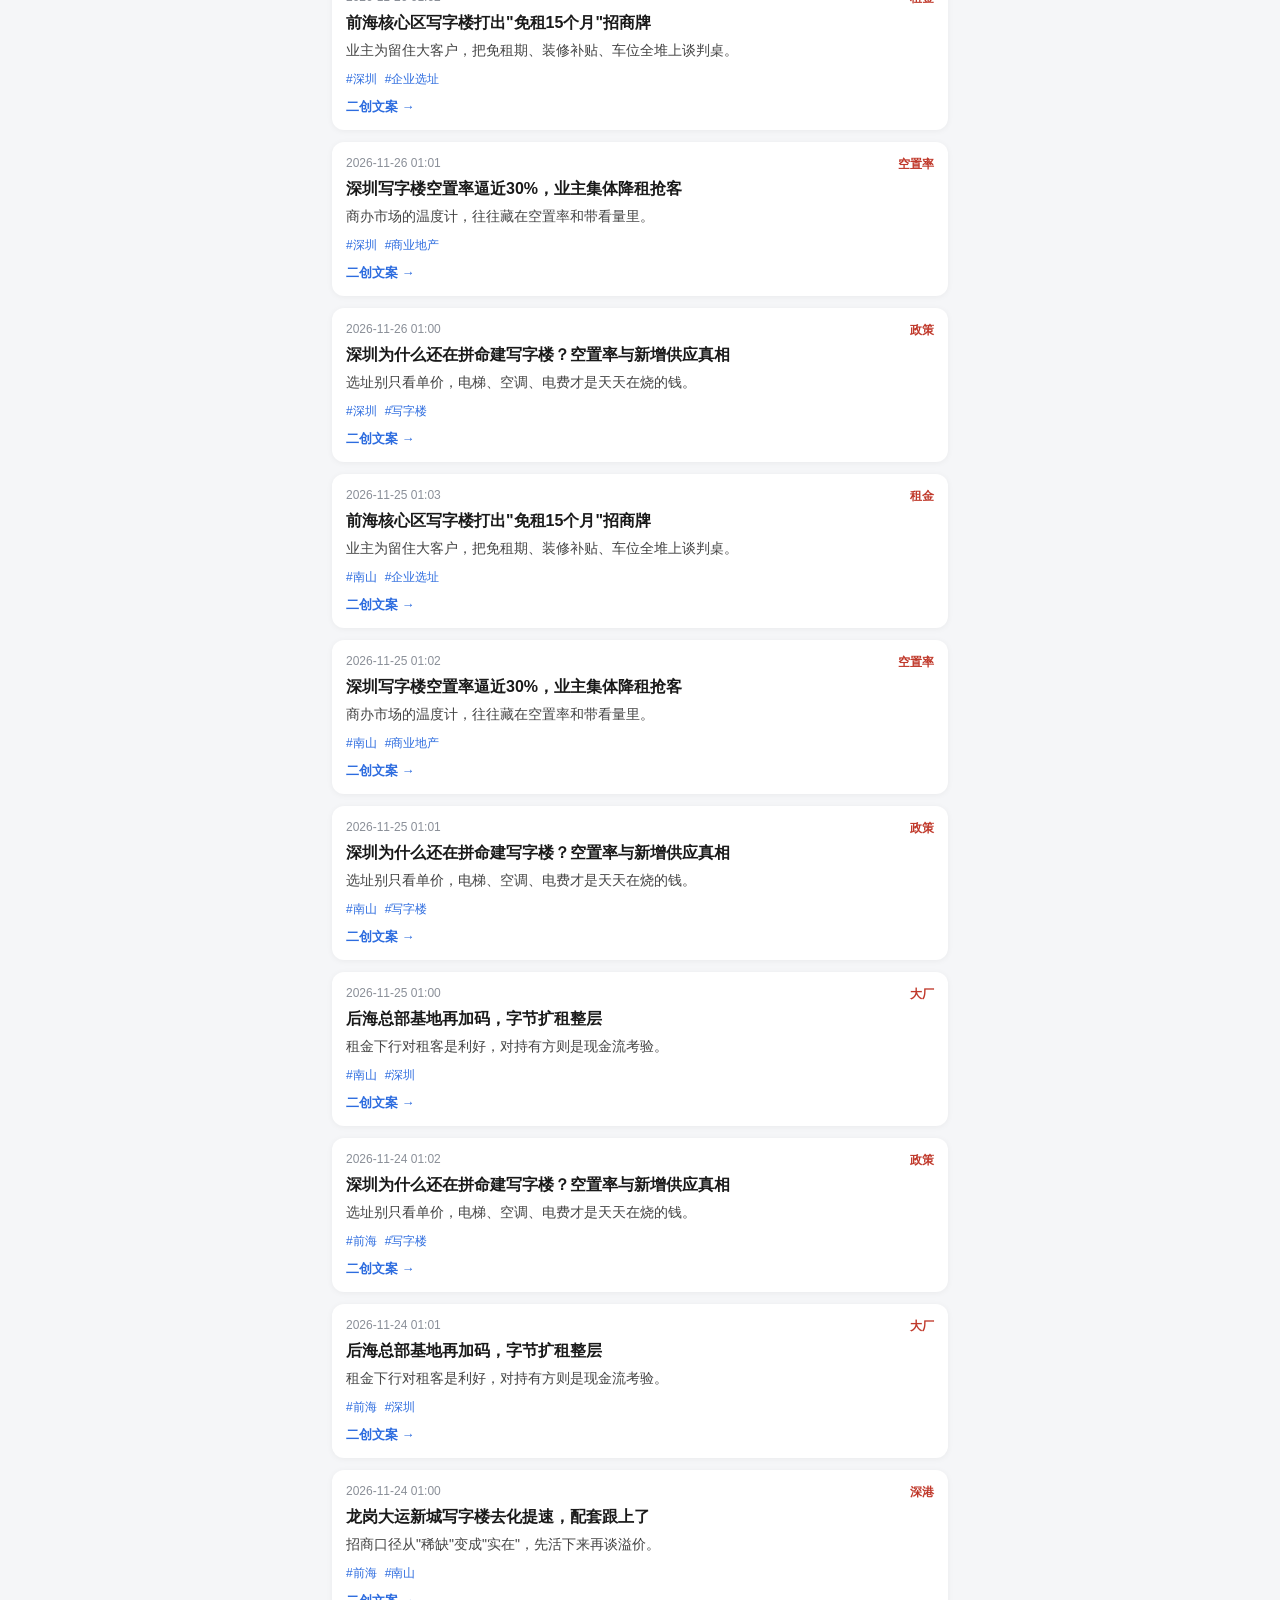
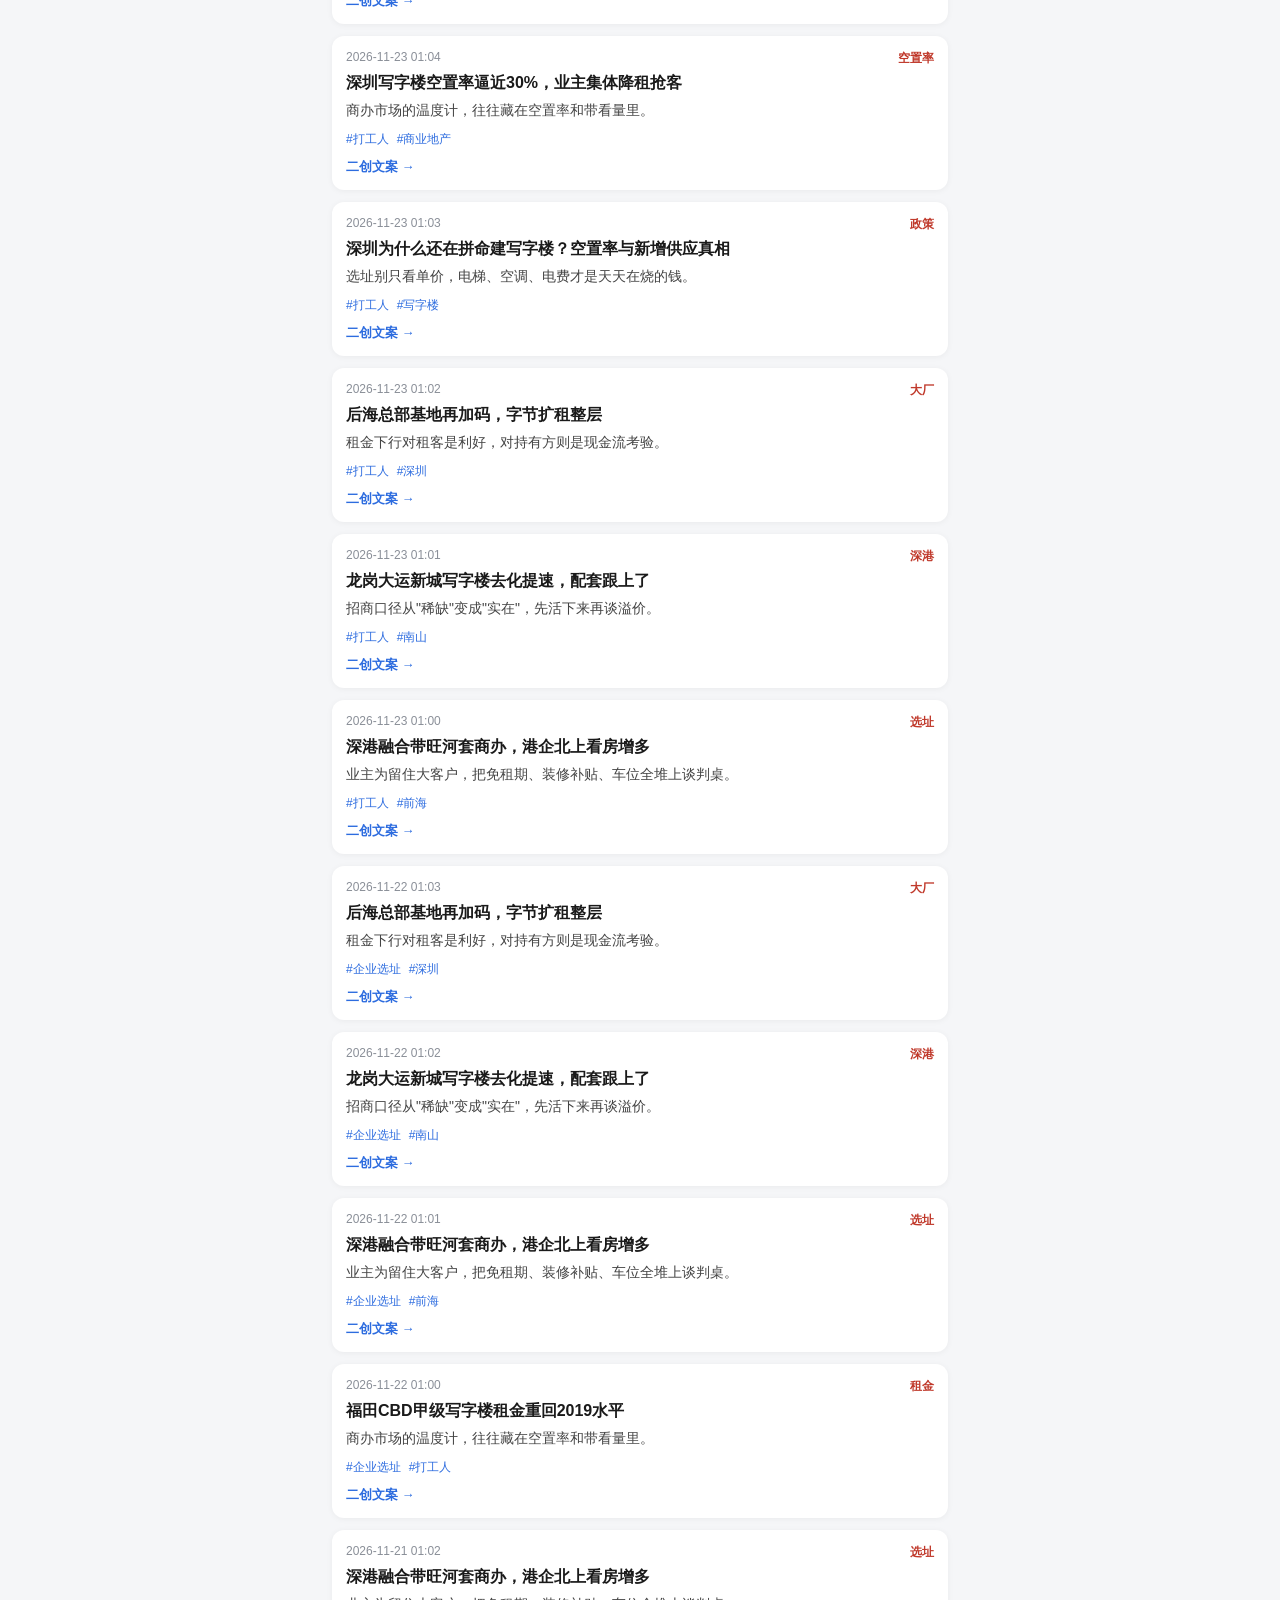
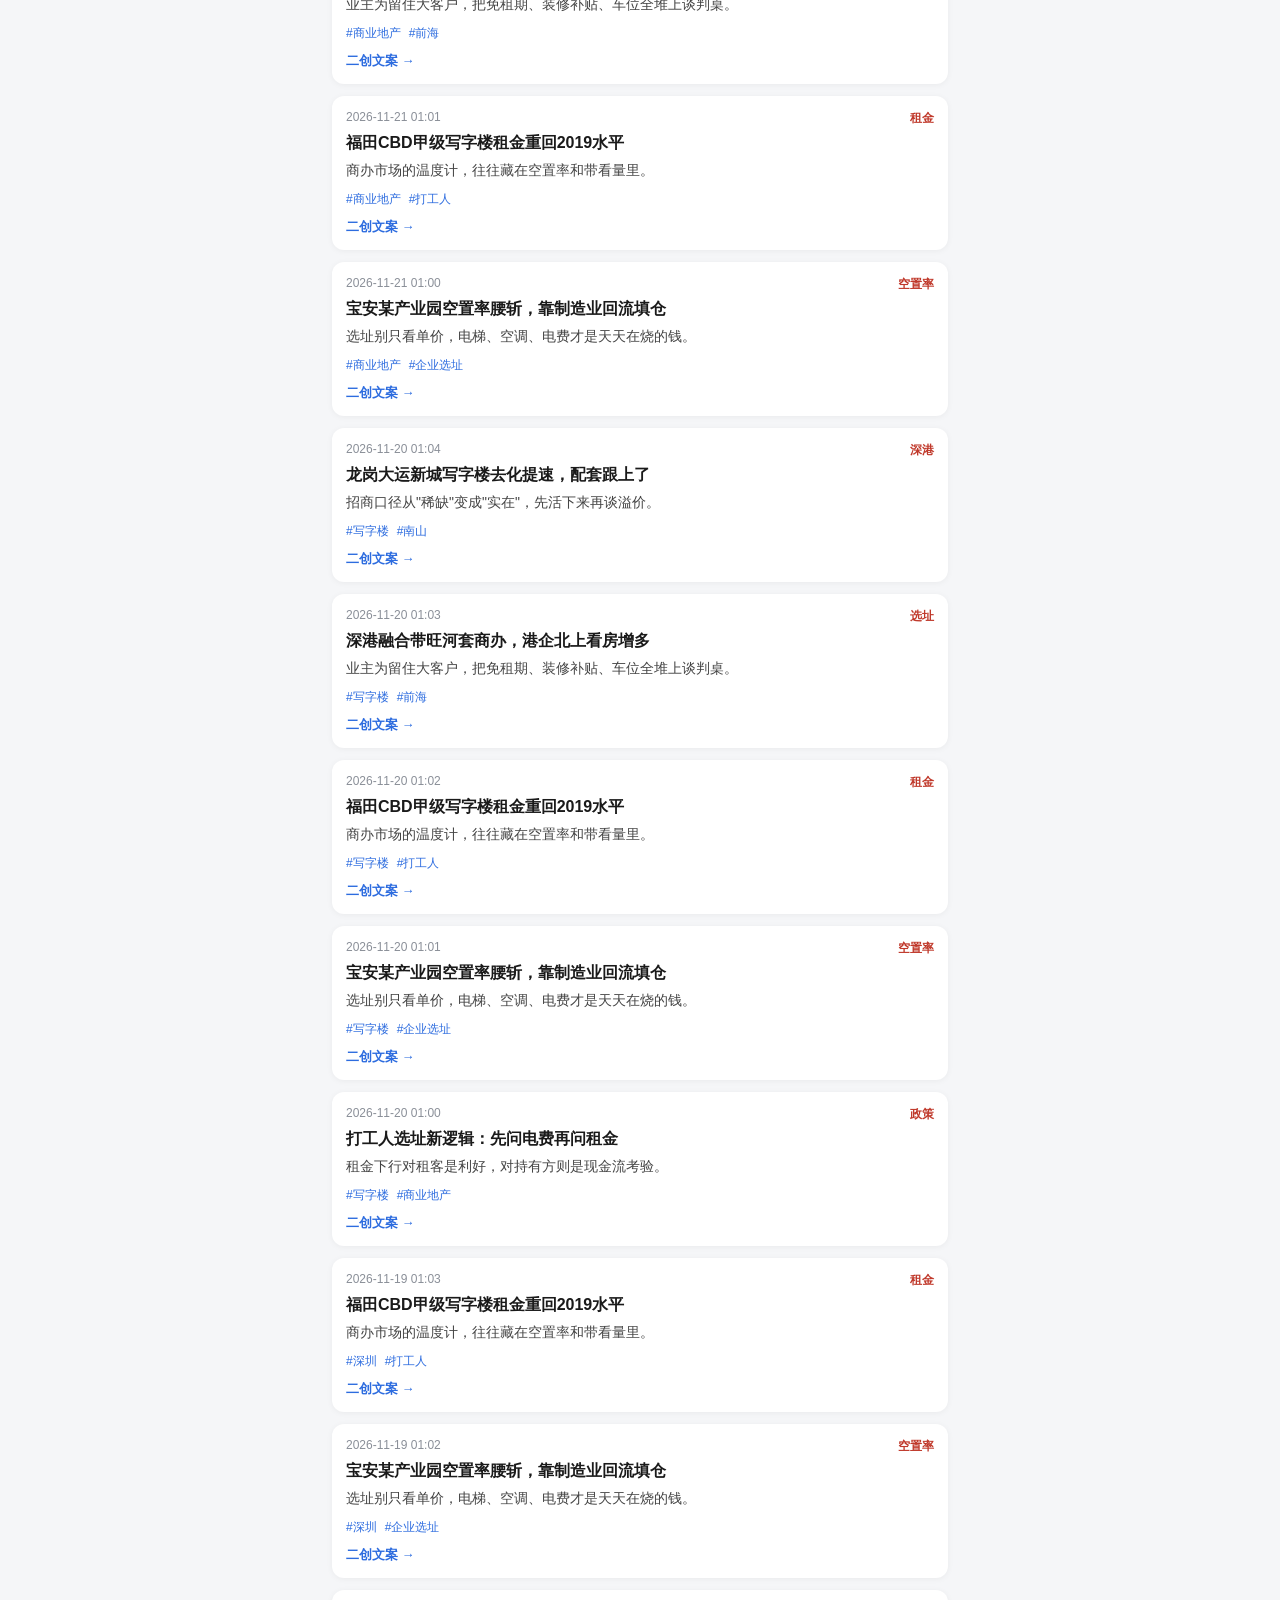
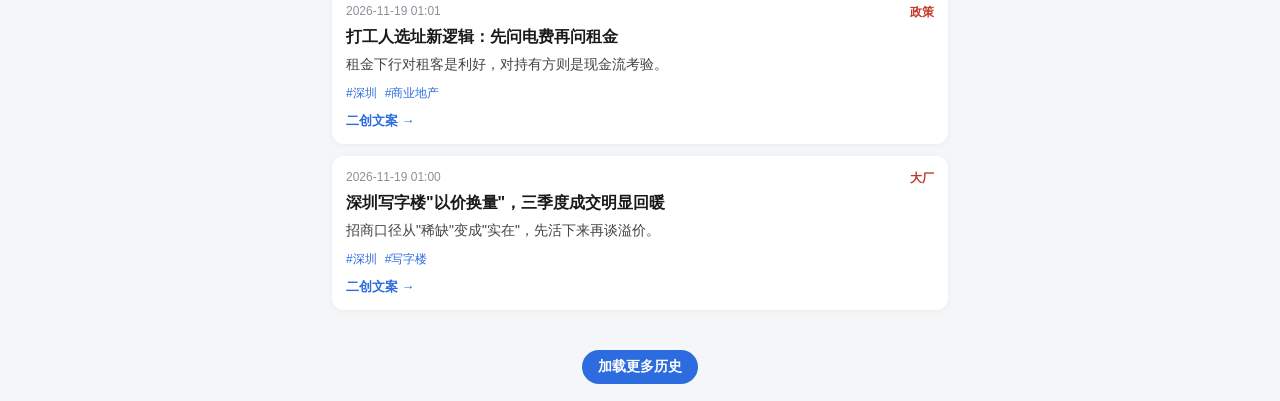
<file: hotspots/index.html>
<!doctype html>
<html lang="zh-CN">
  <head>
    <meta charset="utf-8" />
    <meta name="viewport" content="width=device-width, initial-scale=1, viewport-fit=cover" />
    <title>探楼纪 · 每日热点</title>
    <style>
      * { box-sizing: border-box; -webkit-tap-highlight-color: transparent; }
      body { margin: 0; font-family: -apple-system, "PingFang SC", "Microsoft YaHei", sans-serif; background: #f5f6f8; color: #1a1a1a; }
      .header { position: sticky; top: 0; background: #fff; border-bottom: 1px solid #ececec; padding: 14px 16px; display: flex; align-items: center; justify-content: space-between; z-index: 10; }
      .header h1 { font-size: 18px; margin: 0; font-weight: 800; }
      .header .sub { font-size: 12px; color: #8a8f98; }
      .refresh { border: none; background: #2d6cdf; color: #fff; border-radius: 20px; padding: 8px 16px; font-size: 14px; font-weight: 600; }
      .refresh:active { opacity: .8; }
      .list { padding: 12px; max-width: 640px; margin: 0 auto; }
      .card { background: #fff; border-radius: 12px; padding: 14px; margin-bottom: 12px; box-shadow: 0 1px 6px rgba(0,0,0,.05); }
      .meta { display: flex; justify-content: space-between; font-size: 12px; color: #8a8f98; margin-bottom: 6px; }
      .meta .cat { color: #c0392b; font-weight: 600; }
      .title { font-size: 16px; font-weight: 700; margin-bottom: 6px; }
      .summary { font-size: 14px; color: #444; line-height: 1.5; }
      .tags { margin-top: 8px; }
      .tags span { font-size: 12px; color: #2d6cdf; margin-right: 8px; }
      .card { cursor: pointer; transition: transform .08s ease; }
      .card:active { transform: scale(.99); }
      .go { margin-top: 10px; font-size: 13px; color: #2d6cdf; font-weight: 600; }
      .err { color: #c0392b; text-align: center; padding: 20px; }
      .empty { text-align: center; color: #8a8f98; margin-top: 40px; }
      .end { text-align: center; color: #b0b4bb; font-size: 12px; padding: 12px 0 32px; }
    </style>
  </head>
  <body>
    <div class="header">
      <div>
        <h1>探楼纪 · 每日热点</h1>
        <div class="sub">每日 09:00 更新 · 最新置顶 · 历史完整保留</div>
      </div>
      <button class="refresh" id="btn">刷新</button>
    </div>
    <div class="list" id="list">
      <div class="empty">加载中…</div>
    </div>
    <div style="text-align:center;padding:16px">
      <button class="refresh" id="more" style="display:none">加载更多历史</button>
    </div>
    <div id="sentinel" style="height:1px"></div>

    <script type="module" src="./app.mjs"></script>
  </body>
</html>
</file>
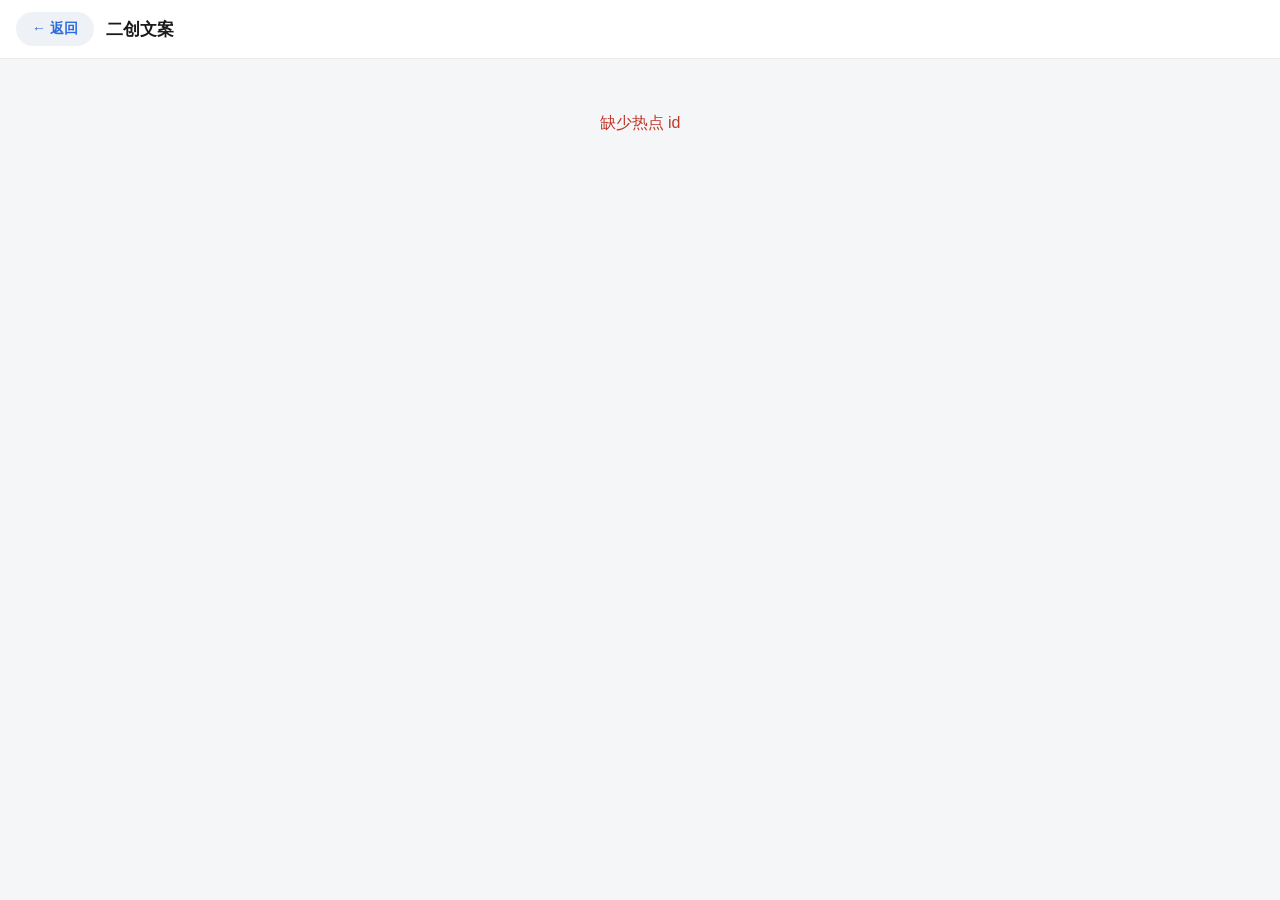
<file: hotspots/detail.html>
<!doctype html>
<html lang="zh-CN">
  <head>
    <meta charset="utf-8" />
    <meta name="viewport" content="width=device-width, initial-scale=1, viewport-fit=cover" />
    <title>探楼纪 · 二创文案</title>
    <style>
      * { box-sizing: border-box; -webkit-tap-highlight-color: transparent; }
      body { margin: 0; font-family: -apple-system, "PingFang SC", "Microsoft YaHei", sans-serif; background: #f5f6f8; color: #1a1a1a; }
      .header { position: sticky; top: 0; background: #fff; border-bottom: 1px solid #ececec; padding: 12px 16px; display: flex; align-items: center; gap: 12px; z-index: 10; }
      .back { border: none; background: #eef1f6; color: #2d6cdf; border-radius: 20px; padding: 8px 16px; font-size: 14px; font-weight: 600; }
      .back:active { opacity: .7; }
      .header h1 { font-size: 17px; margin: 0; font-weight: 800; }
      .wrap { padding: 14px; max-width: 640px; margin: 0 auto; }
      .origin { background: #fff; border-radius: 12px; padding: 14px; margin-bottom: 14px; box-shadow: 0 1px 6px rgba(0,0,0,.05); }
      .origin .lab { font-size: 12px; color: #8a8f98; margin-bottom: 8px; }
      .origin .cat { display: inline-block; font-size: 12px; color: #c0392b; font-weight: 600; background: #fdecea; border-radius: 6px; padding: 2px 8px; margin-bottom: 8px; }
      .origin .otitle { font-size: 16px; font-weight: 700; margin-bottom: 8px; line-height: 1.4; }
      .origin .osummary { font-size: 14px; color: #666; line-height: 1.6; }
      .origin .tags { margin-top: 10px; }
      .origin .tags span { font-size: 12px; color: #2d6cdf; margin-right: 8px; }
      .copy { background: #fff; border-radius: 12px; padding: 16px; box-shadow: 0 1px 6px rgba(0,0,0,.05); position: relative; }
      .copy .lab { font-size: 12px; color: #8a8f98; margin-bottom: 10px; display: flex; justify-content: space-between; }
      .copy .body { font-size: 16px; line-height: 1.9; white-space: pre-wrap; word-break: break-word; }
      .copybtn { width: 100%; margin-top: 16px; border: none; background: #2d6cdf; color: #fff; border-radius: 10px; padding: 13px; font-size: 15px; font-weight: 700; }
      .copybtn:active { opacity: .85; }
      .copybtn.done { background: #27ae60; }
      .note { font-size: 12px; color: #b0b4bb; text-align: center; margin: 14px 0 30px; }
      .err { color: #c0392b; text-align: center; padding: 40px 16px; }
    </style>
  </head>
  <body>
    <div class="header">
      <button class="back" onclick="location.href='./index.html'">← 返回</button>
      <h1>二创文案</h1>
    </div>
    <div class="wrap" id="wrap">
      <div class="err">加载中…</div>
    </div>

    <script type="module">
      import { } from './store.mjs';

      const HS_URL = `data/hotspots.json?t=${Date.now()}`;
      const CP_URL = `data/copies.json?t=${Date.now()}`;

      function esc(s) {
        return String(s).replace(/[&<>"']/g, (c) => ({ '&': '&amp;', '<': '&lt;', '>': '&gt;', '"': '&quot;', "'": '&#39;' }[c]));
      }
      function fmt(iso) {
        const d = new Date(iso);
        const p = (n) => String(n).padStart(2, '0');
        return `${d.getFullYear()}-${p(d.getMonth() + 1)}-${p(d.getDate())} ${p(d.getHours())}:${p(d.getMinutes())}`;
      }

      // 无匹配文案时的客户端兜底生成（保证未来每日新增选题也能出文案）
      function fallback(h) {
        const tags = (h.tags || []).map((t) => '#' + t).join(' ');
        return `你知道「${h.title}」意味着什么吗？\n${h.summary}\n说白了，这事跟每个在深圳打工人、每个打算选址的老板都有关。\n你品品，商办市场的风向，往往就藏在这些细节里。\n${tags}`;
      }

      const id = new URLSearchParams(location.search).get('id');
      if (!id) { document.getElementById('wrap').innerHTML = '<div class="err">缺少热点 id</div>'; }

      async function init() {
        try {
          const [hsRes, cpRes] = await Promise.all([
            fetch(HS_URL, { headers: { Accept: 'application/json' } }),
            fetch(CP_URL, { headers: { Accept: 'application/json' } }),
          ]);
          if (!hsRes.ok) throw new Error('HTTP ' + hsRes.status);
          const list = await hsRes.json();
          const copies = cpRes.ok ? await cpRes.json() : {};
          const h = Array.isArray(list) ? list.find((x) => x.id === id) : null;
          if (!h) { document.getElementById('wrap').innerHTML = '<div class="err">未找到该热点</div>'; return; }

          const copy = (copies[h.title] || fallback(h)).replace(/\r/g, '');
          const tagsHtml = (h.tags || []).map((t) => `<span>#${esc(t)}</span>`).join('');
          const charCount = [...copy.replace(/\n/g, '')].length;

          document.getElementById('wrap').innerHTML = `
            <div class="origin">
              <div class="lab">原热点 · ${esc(fmt(h.generatedAt))}</div>
              <div class="cat">${esc(h.category)}</div>
              <div class="otitle">${esc(h.title)}</div>
              <div class="osummary">${esc(h.summary)}</div>
              <div class="tags">${tagsHtml}</div>
            </div>
            <div class="copy">
              <div class="lab"><span>二创文案（账号口吻）</span><span>${charCount} 字</span></div>
              <div class="body" id="copybody">${esc(copy)}</div>
              <button class="copybtn" id="copybtn" onclick="copyText()">复制文案</button>
            </div>
            <div class="note">点击「复制文案」即可直接发布到抖音 / 视频号 / 小红书</div>
          `;

          window.copyText = async function () {
            const btn = document.getElementById('copybtn');
            try {
              await navigator.clipboard.writeText(copy);
              btn.textContent = '已复制 ✅';
              btn.classList.add('done');
              setTimeout(() => { btn.textContent = '复制文案'; btn.classList.remove('done'); }, 1800);
            } catch {
              // 降级：选区复制
              const r = document.createRange();
              r.selectNode(document.getElementById('copybody'));
              const s = window.getSelection(); s.removeAllRanges(); s.addRange(r);
              btn.textContent = '请手动复制（Ctrl/Cmd+C）';
            }
          };
        } catch (e) {
          document.getElementById('wrap').innerHTML = `<div class="err">⚠ 加载失败：${esc(e.message)}</div>`;
        }
      }
      if (id) init();
    </script>
  </body>
</html>
</file>
<file: styles.css>
/* ===== Reset & 基础 ===== */
* { box-sizing: border-box; margin: 0; padding: 0; }

:root {
  --bg: #ffffff;
  --bg-soft: #f7f8fa;
  --bg-hover: #f1f2f4;
  --bg-active: #eceef0;        /* 选中菜单的浅灰底 */
  --line: #ececee;             /* 浅灰边框/分割 */
  --line-strong: #d9dade;
  --text-1: #111418;           /* 主标题黑 */
  --text-2: #3a3f47;           /* 正文深灰 */
  --text-3: #6b7280;           /* 辅助文字 */
  --text-4: #9aa0a6;           /* 极弱文字 / 日期类 */
  --accent: #111418;           /* 主按钮纯黑 */

  --sidebar-w: 256px;
  --radius-card: 14px;
  --radius-tag: 4px;
  --gap-1: 6px;
  --gap-2: 10px;
  --gap-3: 16px;
  --gap-4: 24px;
}

html, body {
  height: 100%;
  background: var(--bg);
  color: var(--text-2);
  font-family: -apple-system, BlinkMacSystemFont, "PingFang SC", "Hiragino Sans GB",
               "Microsoft YaHei", "Helvetica Neue", Arial, sans-serif;
  font-size: 14px;
  -webkit-font-smoothing: antialiased;
  -moz-osx-font-smoothing: grayscale;
}

a { color: inherit; text-decoration: none; }
button { font: inherit; }

.app {
  display: grid;
  grid-template-columns: var(--sidebar-w) 1fr;
  min-height: 100vh;
  width: 100%;
}

/* ============ 左侧栏 ============ */
.sidebar {
  border-right: 1px solid var(--line);
  padding: 22px 14px 32px;
  display: flex;
  flex-direction: column;
  gap: 18px;
  position: sticky;
  top: 0;
  height: 100vh;
  overflow-y: auto;
  background: var(--bg);
}

/* 账号区 */
.account {
  display: flex;
  align-items: center;
  gap: 10px;
  padding: 6px 8px 14px;
  border-bottom: 1px solid var(--line);
}
.avatar {
  width: 38px;
  height: 38px;
  border-radius: 50%;
  background: var(--bg-soft);
  border: 1px solid var(--line);
  display: grid;
  place-items: center;
  font-size: 20px;
  flex-shrink: 0;
}
.account-info { min-width: 0; }
.account-name {
  font-size: 14px;
  font-weight: 600;
  color: var(--text-1);
  letter-spacing: 0.2px;
  white-space: nowrap;
  overflow: hidden;
  text-overflow: ellipsis;
}
.account-bio {
  font-size: 11px;
  color: var(--text-4);
  margin-top: 2px;
  white-space: nowrap;
  overflow: hidden;
  text-overflow: ellipsis;
}

/* 菜单分组 */
.menu-group {
  display: flex;
  flex-direction: column;
  gap: 2px;
}
.menu-group-title {
  font-size: 11px;
  color: var(--text-4);
  letter-spacing: 0.5px;
  padding: 6px 10px 6px;
  font-weight: 500;
}

.menu-item {
  display: flex;
  align-items: center;
  gap: 10px;
  height: 36px;
  padding: 0 10px;
  border-radius: 8px;
  color: var(--text-2);
  cursor: pointer;
  transition: background-color .15s, color .15s;
}
.menu-item:hover { background: var(--bg-hover); }
.menu-item .mi-icon {
  width: 18px;
  height: 18px;
  display: inline-grid;
  place-items: center;
  color: var(--text-3);
  flex-shrink: 0;
}
.menu-item .mi-label {
  font-size: 13.5px;
  white-space: nowrap;
  overflow: hidden;
  text-overflow: ellipsis;
}

/* 选中态（浅灰底） */
.menu-item.active {
  background: var(--bg-active);
  color: var(--text-1);
  font-weight: 600;
}
.menu-item.active .mi-icon { color: var(--text-1); }

/* ============ 主内容 ============ */
.main {
  padding: 28px 36px 56px;
  max-width: 980px;
  width: 100%;
}

/* 顶部标题 */
.page-head {
  display: flex;
  align-items: flex-start;
  justify-content: space-between;
  gap: 16px;
  padding-bottom: 22px;
  border-bottom: 1px solid var(--line);
  margin-bottom: 22px;
}
.head-titles { display: flex; flex-direction: column; gap: 8px; }
.page-title {
  font-size: 28px;
  font-weight: 700;
  color: var(--text-1);
  letter-spacing: 0.5px;
}
.head-row {
  display: flex;
  align-items: center;
  gap: 8px;
  font-size: 12.5px;
  color: var(--text-3);
}
.save-status {
  display: inline-flex;
  align-items: center;
  gap: 6px;
  color: var(--text-3);
}
.save-status .dot {
  width: 6px; height: 6px; border-radius: 50%;
  background: #2bb673;       /* 绿色仅用于已保存 */
}
.dot-line { color: var(--line-strong); }
.date-text { color: var(--text-4); }

/* 换一批按钮 */
.btn-refresh {
  display: inline-flex;
  align-items: center;
  gap: 6px;
  height: 34px;
  padding: 0 14px;
  border-radius: 999px;
  background: var(--text-1);
  color: #fff;
  border: 1px solid var(--text-1);
  font-size: 13px;
  cursor: pointer;
  transition: transform .12s, opacity .12s, background-color .15s;
}
.btn-refresh:hover { opacity: .88; }
.btn-refresh:active { transform: scale(0.97); }
.btn-refresh.spin svg { animation: spin 0.7s linear; }
@keyframes spin {
  from { transform: rotate(0deg); }
  to   { transform: rotate(360deg); }
}

/* ============ 选题卡片 ============ */
.cards-wrap {
  display: flex;
  flex-direction: column;
  gap: 20px;
}

.card {
  background: #fff;
  border: 1px solid var(--line);
  border-radius: var(--radius-card);
  padding: 22px 24px 18px;
  position: relative;
  box-shadow: 0 1px 0 rgba(17, 20, 24, 0.02);
}
.card-tag {
  position: absolute;
  top: 0; right: 0;
  display: inline-flex;
  align-items: center;
  gap: 4px;
  background: var(--bg-soft);
  color: var(--text-3);
  font-size: 11px;
  padding: 4px 10px;
  border-bottom-left-radius: 8px;
  border-left: 1px solid var(--line);
  border-bottom: 1px solid var(--line);
}

.card-title-row {
  display: flex;
  align-items: center;
  gap: 8px;
  margin-bottom: 14px;
}
.card-title-row .spark {
  width: 22px; height: 22px;
  border-radius: 6px;
  background: var(--bg-soft);
  display: grid; place-items: center;
  font-size: 12px;
}
.card-title {
  font-size: 17px;
  font-weight: 700;
  color: var(--text-1);
  line-height: 1.4;
}

/* 五栏结构 */
.fields {
  display: grid;
  grid-template-columns: 1fr;
  gap: 10px;
  margin-top: 4px;
}
.field {
  display: grid;
  grid-template-columns: 88px 1fr;
  gap: 12px;
  align-items: flex-start;
  padding: 8px 0;
  border-top: 1px dashed var(--line);
}
.field:first-child { border-top: 0; }

.field-key {
  display: inline-flex;
  align-items: center;
  gap: 4px;
  font-size: 13px;
  font-weight: 600;
  color: var(--text-2);
  padding-top: 1px;
}
.field-key .em { font-size: 14px; }
.field-val {
  font-size: 13.5px;
  line-height: 1.7;
  color: var(--text-2);
}

/* 短视频文案 */
.script-block {
  margin-top: 14px;
  padding: 14px 16px;
  background: var(--bg-soft);
  border-radius: 10px;
  font-size: 13.5px;
  line-height: 1.85;
  color: var(--text-2);
  white-space: pre-wrap;
  word-break: break-word;
}
.script-title {
  font-size: 12px;
  font-weight: 600;
  color: var(--text-3);
  margin-bottom: 8px;
  display: flex;
  align-items: center;
  gap: 6px;
  letter-spacing: 0.4px;
}
.script-title::before {
  content: "";
  display: inline-block;
  width: 3px; height: 12px;
  background: var(--text-1);
  border-radius: 2px;
}

/* 话题标签 */
.tags {
  display: flex;
  flex-wrap: wrap;
  gap: 6px;
  margin-top: 12px;
}
.tag {
  display: inline-block;
  font-size: 11.5px;
  color: var(--text-3);
  background: var(--bg-soft);
  border: 1px solid var(--line);
  padding: 3px 9px;
  border-radius: var(--radius-tag);
  line-height: 1.6;
}

/* 卡片底部 */
.card-foot {
  display: flex;
  justify-content: space-between;
  align-items: center;
  margin-top: 14px;
  padding-top: 12px;
  border-top: 1px solid var(--line);
}
.foot-meta {
  font-size: 11.5px;
  color: var(--text-4);
}
.card-actions { display: flex; gap: 8px; }
.btn-mini {
  height: 28px;
  padding: 0 10px;
  border-radius: 6px;
  border: 1px solid var(--line);
  background: #fff;
  color: var(--text-2);
  font-size: 12px;
  cursor: pointer;
  transition: background-color .15s, border-color .15s;
}
.btn-mini:hover { background: var(--bg-hover); border-color: var(--line-strong); }

/* 骨架过渡 */
.card { animation: cardIn 0.28s ease both; }
@keyframes cardIn {
  from { opacity: 0; transform: translateY(6px); }
  to   { opacity: 1; transform: translateY(0); }
}

/* ============ 多页面切换 ============ */
.page { display: none; animation: cardIn 0.25s ease both; }
.page-active { display: block; }

/* ============ 内容复盘页 ============ */
.account-bar {
  display: flex;
  align-items: center;
  justify-content: space-between;
  gap: 12px;
  padding: 14px 18px;
  background: var(--bg-soft);
  border: 1px solid var(--line);
  border-radius: 10px;
  margin-bottom: 18px;
}
.account-bar-left { display: flex; align-items: center; gap: 12px; }
.account-bar-avatar {
  width: 40px; height: 40px; border-radius: 50%;
  background: #fff; border: 1px solid var(--line);
  display: grid; place-items: center; font-size: 20px;
}
.account-bar-name { font-size: 15px; font-weight: 600; color: var(--text-1); }
.account-bar-link { font-size: 12px; color: var(--text-4); margin-top: 2px; }
.account-bar-link a { color: var(--text-3); text-decoration: none; }
.account-bar-link a:hover { color: var(--text-1); }
.account-bar-right { display: flex; gap: 8px; flex-wrap: wrap; }
.stat-pill {
  font-size: 12px; color: var(--text-3);
  background: #fff; border: 1px solid var(--line);
  padding: 4px 10px; border-radius: 999px;
}
.stat-pill b { color: var(--text-1); font-weight: 600; margin-left: 4px; }

/* 添加面板 */
.add-panel {
  background: #fff;
  border: 1px solid var(--line);
  border-radius: 10px;
  padding: 18px 20px;
  margin-bottom: 18px;
}
.add-panel-title { font-size: 15px; font-weight: 600; color: var(--text-1); margin-bottom: 6px; }
.add-panel-hint { font-size: 12px; color: var(--text-4); line-height: 1.6; margin-bottom: 12px; }
.paste-area {
  width: 100%;
  border: 1px solid var(--line);
  border-radius: 8px;
  padding: 10px 12px;
  font: inherit;
  font-size: 13px;
  color: var(--text-2);
  resize: vertical;
  margin-bottom: 12px;
  background: var(--bg-soft);
}
.paste-area:focus { outline: none; border-color: var(--text-3); background: #fff; }
.add-panel-fields {
  display: grid;
  grid-template-columns: repeat(4, 1fr);
  gap: 10px;
  margin-bottom: 14px;
}
.field-input {
  height: 34px;
  border: 1px solid var(--line);
  border-radius: 6px;
  padding: 0 10px;
  font: inherit;
  font-size: 13px;
  color: var(--text-2);
  background: #fff;
}
.field-input:focus { outline: none; border-color: var(--text-3); }
.add-panel-actions { display: flex; gap: 8px; justify-content: flex-end; }
.btn-small { height: 30px; padding: 0 14px; font-size: 12.5px; }

/* 作品表格 */
.table-wrap {
  background: #fff;
  border: 1px solid var(--line);
  border-radius: 10px;
  overflow: hidden;
}
.work-table { width: 100%; border-collapse: collapse; font-size: 13px; }
.work-table thead th {
  text-align: left;
  padding: 10px 14px;
  font-size: 12px;
  font-weight: 500;
  color: var(--text-3);
  background: var(--bg-soft);
  border-bottom: 1px solid var(--line);
  white-space: nowrap;
}
.work-table tbody td {
  padding: 11px 14px;
  border-bottom: 1px solid var(--line);
  color: var(--text-2);
  vertical-align: middle;
}
.work-table tbody tr:last-child td { border-bottom: 0; }
.work-table tbody tr:hover { background: var(--bg-soft); }
.work-table .col-title { min-width: 200px; max-width: 320px; }
.work-table .col-title a {
  color: var(--text-1);
  text-decoration: none;
  font-weight: 500;
  display: inline-block;
  overflow: hidden;
  text-overflow: ellipsis;
  white-space: nowrap;
  max-width: 100%;
}
.work-table .col-title a:hover { color: var(--text-3); }
.work-table .num { text-align: right; font-variant-numeric: tabular-nums; white-space: nowrap; }
.work-table .rate { color: var(--text-1); font-weight: 500; }
.work-table .ops { display: flex; gap: 6px; }

/* 账号调性画像网格 */
.profile-grid {
  display: grid;
  grid-template-columns: repeat(2, 1fr);
  gap: 10px;
}
.profile-item {
  display: flex;
  align-items: flex-start;
  gap: 10px;
  padding: 10px 14px;
  background: var(--bg-soft);
  border-radius: 8px;
  font-size: 13px;
  line-height: 1.6;
}
.profile-key {
  flex-shrink: 0;
  color: var(--text-3);
  font-weight: 500;
  min-width: 70px;
}
.profile-val {
  color: var(--text-1);
  font-weight: 400;
}

.empty-tip {
  padding: 40px 20px;
  text-align: center;
  color: var(--text-4);
  font-size: 13px;
}

/* ============ 内容对照优化器 ============ */
.rewrite-tool { margin-bottom: 18px; }
.rewrite-grid {
  display: grid;
  grid-template-columns: 1fr 1fr;
  gap: 18px;
}
.rewrite-side { display: flex; flex-direction: column; }
.rewrite-label {
  font-size: 12px;
  font-weight: 600;
  color: var(--text-3);
  margin-bottom: 8px;
  letter-spacing: 0.4px;
}
.rewrite-input {
  width: 100%;
  min-height: 190px;
  resize: vertical;
  padding: 14px 16px;
  border: 1px solid var(--line-strong);
  border-radius: 10px;
  background: #fff;
  font-size: 13.5px;
  line-height: 1.75;
  color: var(--text-1);
  font-family: inherit;
  outline: none;
}
.rewrite-input:focus { border-color: var(--text-3); }
.rewrite-opt {
  display: flex;
  align-items: center;
  gap: 12px;
  margin: 14px 0;
}
.seg {
  display: inline-flex;
  border: 1px solid var(--line-strong);
  border-radius: 8px;
  overflow: hidden;
}
.seg-btn {
  border: 0;
  background: #fff;
  padding: 6px 14px;
  font-size: 12.5px;
  color: var(--text-3);
  cursor: pointer;
  font-family: inherit;
}
.seg-btn.active { background: var(--bg-soft); color: var(--text-1); font-weight: 600; }
.rewrite-actions { display: flex; gap: 10px; }
.rewrite-tip {
  margin-top: 12px;
  font-size: 11.5px;
  color: var(--text-4);
  line-height: 1.6;
}
.rewrite-output {
  border: 1px solid var(--line);
  border-radius: 10px;
  background: var(--bg-soft);
  padding: 14px 16px;
  min-height: 190px;
}
.rewrite-note {
  font-size: 11.5px;
  color: var(--text-4);
  margin-bottom: 10px;
}
.rewrite-foot { margin-top: 12px; }
.btn-ghost {
  border: 1px solid var(--line-strong);
  background: #fff;
  color: var(--text-2);
  padding: 8px 14px;
  border-radius: 8px;
  font-size: 13px;
  cursor: pointer;
  font-family: inherit;
  display: inline-flex;
  align-items: center;
  gap: 6px;
}
.btn-ghost:hover { background: var(--bg-soft); }
.btn-mini {
  border: 1px solid var(--line-strong);
  background: #fff;
  color: var(--text-3);
  border-radius: 6px;
  font-size: 11px;
  padding: 2px 8px;
  cursor: pointer;
  font-family: inherit;
}
@media (max-width: 720px) {
  .rewrite-grid { grid-template-columns: 1fr; }
}

/* ============ 个人分析页 ============ */
.metrics-grid {
  display: grid;
  grid-template-columns: repeat(4, 1fr);
  gap: 14px;
  margin-bottom: 22px;
}
.metric-card {
  background: var(--bg-soft);
  border: 1px solid var(--line);
  border-radius: 10px;
  padding: 16px 18px;
}
.metric-label { font-size: 12px; color: var(--text-3); margin-bottom: 8px; }
.metric-value {
  font-size: 24px;
  font-weight: 700;
  color: var(--text-1);
  font-variant-numeric: tabular-nums;
  letter-spacing: -0.5px;
}

/* 图表块 */
.chart-block {
  background: #fff;
  border: 1px solid var(--line);
  border-radius: 10px;
  padding: 18px 20px;
  margin-bottom: 18px;
}
.chart-title {
  font-size: 14px;
  font-weight: 600;
  color: var(--text-1);
  margin-bottom: 16px;
}
.chart-bars { display: flex; flex-direction: column; gap: 10px; }
.bar-row {
  display: grid;
  grid-template-columns: 180px 1fr 80px;
  align-items: center;
  gap: 12px;
  font-size: 12.5px;
}
.bar-label {
  color: var(--text-2);
  overflow: hidden;
  text-overflow: ellipsis;
  white-space: nowrap;
}
.bar-track {
  height: 22px;
  background: var(--bg-soft);
  border-radius: 4px;
  overflow: hidden;
  position: relative;
}
.bar-fill {
  height: 100%;
  background: var(--text-1);
  border-radius: 4px;
  transition: width 0.5s ease;
  min-width: 2px;
}
.bar-value {
  text-align: right;
  color: var(--text-1);
  font-weight: 600;
  font-variant-numeric: tabular-nums;
}

/* 占位页 */
.placeholder-box {
  padding: 80px 20px;
  text-align: center;
}
.placeholder-icon { font-size: 48px; margin-bottom: 14px; }
.placeholder-text { font-size: 14px; color: var(--text-4); }

/* ============ 移动端适配 ============ */
@media (max-width: 860px) {
  :root { --sidebar-w: 220px; }
  .main { padding: 22px 22px 60px; }
  .page-title { font-size: 24px; }
  .add-panel-fields { grid-template-columns: repeat(2, 1fr); }
  .metrics-grid { grid-template-columns: repeat(2, 1fr); }
}

@media (max-width: 720px) {
  .app {
    grid-template-columns: 1fr;
    min-height: 100vh;
  }
  .sidebar {
    position: relative;
    height: auto;
    border-right: 0;
    border-bottom: 1px solid var(--line);
    padding: 14px 14px 18px;
    gap: 10px;
  }
  .account { padding: 6px 6px 12px; }
  .menu-group { gap: 1px; }
  .menu-item { height: 34px; }
  .menu-group-title { padding: 4px 8px; }
  .main { padding: 18px 16px 50px; }
  .page-head {
    flex-direction: column;
    align-items: flex-start;
    gap: 12px;
  }
  .field {
    grid-template-columns: 76px 1fr;
    gap: 10px;
  }
  .add-panel-fields { grid-template-columns: 1fr; }
  .bar-row { grid-template-columns: 100px 1fr 60px; gap: 8px; }
  .account-bar { flex-direction: column; align-items: flex-start; }
  .work-table { font-size: 12px; }
  .work-table thead th, .work-table tbody td { padding: 8px 10px; }
  .work-table .col-title { min-width: 120px; max-width: 160px; }
}

/* ============ 多板块通用 ============ */
.page-body { display: flex; flex-direction: column; gap: 18px; animation: cardIn 0.22s ease both; }

/* 平台标签 / 优先级 */
.pf-tag {
  display: inline-flex; align-items: center; gap: 4px;
  padding: 2px 8px; border-radius: 999px;
  font-size: 11.5px; color: var(--text-2);
  background: color-mix(in srgb, var(--pc, #6b7280) 10%, #fff);
  border: 1px solid color-mix(in srgb, var(--pc, #6b7280) 30%, #fff);
}
.pf-ratio { font-size: 12px; color: var(--text-2); font-weight: 600; font-variant-numeric: tabular-nums; }
.pf-prio {
  display: inline-flex; align-items: center; padding: 1px 7px; border-radius: 4px;
  font-size: 10.5px; font-weight: 600; letter-spacing: .3px;
}
.prio-P0 { background: var(--text-1); color: #fff; }
.prio-P2 { background: var(--bg-active); color: var(--text-2); }
.prio-P3 { background: var(--bg-soft); color: var(--text-3); border: 1px solid var(--line); }

/* 平台分配策略 */
.pf-bar { display: flex; height: 30px; border-radius: 6px; overflow: hidden; border: 1px solid var(--line); }
.pf-seg { height: 100%; }
.pf-legend { display: grid; grid-template-columns: repeat(2, 1fr); gap: 10px 18px; margin-top: 14px; }
.pf-legend-item { display: flex; align-items: center; gap: 8px; flex-wrap: wrap; font-size: 12.5px; color: var(--text-3); }
.pf-legend-item b { color: var(--text-1); font-size: 13px; }
.pf-dot { width: 9px; height: 9px; border-radius: 50%; flex: none; }
.pf-role { color: var(--text-3); }
.pf-summary {
  margin-top: 14px; padding: 12px 14px; background: var(--bg-soft);
  border-radius: 8px; font-size: 12.5px; color: var(--text-2); line-height: 1.7;
}
.pf-summary b { color: var(--text-1); }
.pf-principle { margin-top: 12px; }
.pf-principle-title { font-size: 12.5px; color: var(--text-3); margin-bottom: 6px; }
.pf-principle ul { margin: 0; padding-left: 18px; }
.pf-principle li { font-size: 12.5px; color: var(--text-2); line-height: 1.9; }

/* 列表通用 */
.list-wrap { display: flex; flex-direction: column; gap: 10px; }

/* 行业资讯 */
.news-item { display: flex; gap: 14px; padding: 14px; border: 1px solid var(--line); border-radius: 12px; background: #fff; }
.news-date { flex: none; width: 46px; font-size: 12px; color: var(--text-4); font-variant-numeric: tabular-nums; padding-top: 2px; }
.news-main { flex: 1; min-width: 0; }
.news-title { font-size: 14px; font-weight: 600; color: var(--text-1); line-height: 1.5; }
.news-sum { font-size: 12.5px; color: var(--text-3); line-height: 1.7; margin: 6px 0 8px; }
.news-foot { display: flex; align-items: center; gap: 8px; flex-wrap: wrap; }
.news-tag { font-size: 11px; color: var(--text-3); background: var(--bg-soft); border: 1px solid var(--line); padding: 2px 8px; border-radius: 4px; }
.news-meta { font-size: 11.5px; color: var(--text-4); }

/* 选题笔记 */
.note-item { padding: 12px 14px; border: 1px solid var(--line); border-radius: 12px; background: #fff; }
.note-text { font-size: 13px; color: var(--text-2); line-height: 1.7; }
.note-pin { display: inline-block; font-size: 10.5px; color: var(--text-1); background: var(--bg-active); border-radius: 4px; padding: 1px 6px; margin-right: 6px; }
.note-foot { display: flex; align-items: center; gap: 10px; margin-top: 8px; }

/* 自媒体账号卡 */
.account-grid { display: grid; grid-template-columns: repeat(2, 1fr); gap: 12px; }
.account-card { border: 1px solid var(--line); border-radius: 12px; padding: 14px; border-top: 3px solid var(--pc, #ccc); }
.ac-head { display: flex; justify-content: space-between; align-items: center; }
.ac-name { font-size: 15px; font-weight: 600; color: var(--text-1); }
.ac-status { font-size: 11px; padding: 2px 8px; border-radius: 999px; }
.ac-status.on { background: var(--bg-active); color: var(--text-1); }
.ac-status.off { background: var(--bg-soft); color: var(--text-3); border: 1px solid var(--line); }
.ac-handle { font-size: 12px; color: var(--text-4); margin: 4px 0 10px; }
.ac-stats { display: flex; gap: 16px; font-size: 12px; color: var(--text-3); margin-bottom: 8px; }
.ac-stats b { color: var(--text-1); font-size: 13px; }
.ac-role { font-size: 12px; color: var(--text-2); margin-bottom: 10px; }
.ac-bar { height: 6px; background: var(--bg-soft); border-radius: 999px; overflow: hidden; }
.ac-bar span { display: block; height: 100%; border-radius: 999px; }
.ac-foot { display: flex; align-items: center; gap: 10px; margin-top: 8px; font-size: 11.5px; color: var(--text-3); }
.ac-link { margin-left: auto; color: var(--text-3); }
.ac-link:hover { color: var(--text-1); }

/* 发布排期 */
.schedule { display: flex; flex-direction: column; gap: 0; border: 1px solid var(--line); border-radius: 12px; overflow: hidden; }
.sch-row { display: grid; grid-template-columns: 64px 1fr auto; gap: 14px; align-items: center; padding: 13px 14px; border-bottom: 1px solid var(--line); }
.sch-row:last-child { border-bottom: 0; }
.sch-day { display: flex; flex-direction: column; }
.sch-day b { font-size: 14px; color: var(--text-1); }
.sch-day span { font-size: 11px; color: var(--text-4); }
.sch-topic { font-size: 13.5px; font-weight: 600; color: var(--text-1); }
.sch-note { font-size: 12px; color: var(--text-3); margin-top: 3px; }
.sch-side { display: flex; flex-direction: column; align-items: flex-end; gap: 6px; }
.sch-status { font-size: 11px; padding: 2px 8px; border-radius: 4px; }
.st-待拍, .st-拍摄中, .st-素材, .st-构思 { background: var(--bg-soft); color: var(--text-3); }
.st-脚本, .st-脚本中, .st-排期, .st-素材中 { background: var(--bg-active); color: var(--text-2); }
.st-二创 { background: #fff; color: var(--text-3); border: 1px solid var(--line); }

/* 爆款热点 */
.hot-item { padding: 14px; border: 1px solid var(--line); border-radius: 12px; background: #fff; }
.hot-top { display: flex; justify-content: space-between; align-items: center; gap: 12px; }
.hot-title { font-size: 14px; font-weight: 600; color: var(--text-1); line-height: 1.5; }
.hot-heat { display: flex; align-items: center; gap: 6px; flex: none; }
.heat-bar { display: inline-block; width: 60px; height: 6px; background: var(--bg-soft); border-radius: 999px; position: relative; }
.heat-bar::after { content: ""; position: absolute; left: 0; top: 0; height: 100%; width: var(--w, 0); background: var(--text-1); border-radius: 999px; }
.hot-heat b { font-size: 12px; color: var(--text-1); font-variant-numeric: tabular-nums; }
.hot-foot { display: flex; align-items: center; gap: 8px; flex-wrap: wrap; margin-top: 10px; }
.hot-angle { font-size: 12px; color: var(--text-3); line-height: 1.7; margin-top: 8px; border-left: 2px solid var(--line-strong); padding-left: 10px; }

/* 项目管理 */
.proj-grid { display: grid; grid-template-columns: repeat(2, 1fr); gap: 12px; }
.proj-card { border: 1px solid var(--line); border-radius: 12px; padding: 14px; }
.proj-head { display: flex; justify-content: space-between; align-items: center; }
.proj-name { font-size: 14px; font-weight: 600; color: var(--text-1); }
.proj-stage { font-size: 11px; padding: 2px 8px; border-radius: 4px; background: var(--bg-active); color: var(--text-2); }
.proj-note { font-size: 12px; color: var(--text-3); line-height: 1.7; margin: 10px 0; }
.proj-bar { height: 6px; background: var(--bg-soft); border-radius: 999px; overflow: hidden; }
.proj-bar span { display: block; height: 100%; background: var(--text-1); border-radius: 999px; }
.proj-foot { display: flex; align-items: center; gap: 10px; flex-wrap: wrap; margin-top: 10px; font-size: 11.5px; color: var(--text-3); }
.proj-due { color: var(--text-4); }

/* 自我关怀 */
.care-grid { display: grid; grid-template-columns: repeat(2, 1fr); gap: 12px; }
.care-card { display: flex; gap: 12px; align-items: flex-start; padding: 14px; border: 1px solid var(--line); border-radius: 12px; background: #fff; }
.care-icon { font-size: 22px; flex: none; }
.care-main { flex: 1; min-width: 0; }
.care-title { font-size: 13.5px; font-weight: 600; color: var(--text-1); }
.care-desc { font-size: 12px; color: var(--text-3); line-height: 1.7; margin-top: 4px; }
.care-status { font-size: 11px; padding: 2px 8px; border-radius: 999px; flex: none; }
.care-status.st-良好 { background: var(--bg-active); color: var(--text-1); }
.care-status.st-注意, .care-status.st-待执行 { background: var(--bg-soft); color: var(--text-3); border: 1px solid var(--line); }

/* 素材库 */
.lib-item { padding: 12px 14px; border: 1px solid var(--line); border-radius: 12px; background: #fff; }
.lib-title { font-size: 13.5px; font-weight: 600; color: var(--text-1); line-height: 1.5; }
.lib-tags { display: flex; flex-wrap: wrap; gap: 6px; margin: 8px 0; }
.lib-date { font-size: 11.5px; color: var(--text-4); }

/* ============ 作业素材库：对标博主 ============ */
.bm-grid { display: grid; grid-template-columns: repeat(2, 1fr); gap: 14px; }
.bm-card {
  border: 1px solid var(--line);
  border-radius: 12px;
  background: #fff;
  padding: 14px 16px;
}
.bm-head { display: flex; align-items: center; gap: 10px; margin-bottom: 10px; }
.bm-avatar {
  width: 36px; height: 36px; border-radius: 50%;
  background: var(--bg-soft); border: 1px solid var(--line);
  display: grid; place-items: center; font-size: 16px; font-weight: 600; color: var(--text-1);
  flex-shrink: 0;
}
.bm-meta { min-width: 0; flex: 1; }
.bm-name { font-size: 14px; font-weight: 600; color: var(--text-1); }
.bm-handle { font-size: 11px; color: var(--text-4); font-weight: 400; margin-left: 4px; }
.bm-sub { display: flex; align-items: center; gap: 8px; margin-top: 3px; }
.bm-fans { font-size: 11px; color: var(--text-4); }
.bm-link {
  font-size: 11.5px; color: var(--text-2); text-decoration: none;
  border: 1px solid var(--line-strong); border-radius: 6px; padding: 3px 8px; white-space: nowrap;
}
.bm-link:hover { background: var(--bg-soft); }
.bm-row { display: flex; gap: 10px; font-size: 12.5px; line-height: 1.6; padding: 5px 0; border-top: 1px solid var(--line); }
.bm-row:first-of-type { border-top: 0; }
.bm-k { color: var(--text-4); flex-shrink: 0; width: 34px; }
.bm-v { color: var(--text-2); }
.bm-learn .bm-v { color: var(--text-1); }

/* ============ 创作发布中心：发布器 ============ */
.composer {
  border: 1px solid var(--line);
  border-radius: 14px;
  background: #fff;
  padding: 18px;
  margin-bottom: 22px;
}
.composer-title { font-size: 14px; font-weight: 600; color: var(--text-1); margin-bottom: 14px; }
.composer-title-input { width: 100%; margin-bottom: 12px; }
.composer-text {
  width: 100%;
  border: 1px solid var(--line);
  border-radius: 10px;
  padding: 12px 14px;
  font-size: 13.5px;
  font-family: inherit;
  line-height: 1.7;
  color: var(--text-1);
  resize: vertical;
  margin-bottom: 12px;
}
.composer-text:focus, .composer-title-input:focus { outline: none; border-color: var(--text-3); }
.composer-tags { display: flex; flex-wrap: wrap; gap: 8px; margin-bottom: 10px; }
.ctag {
  display: inline-flex; align-items: center; gap: 4px;
  font-size: 12px; color: var(--text-2);
  background: var(--bg-soft); border: 1px solid var(--line);
  border-radius: 999px; padding: 4px 10px;
}
.ctag-x { border: 0; background: transparent; color: var(--text-4); cursor: pointer; font-size: 13px; line-height: 1; padding: 0; }
.ctag-x:hover { color: var(--text-1); }
.composer-tag-add { display: flex; gap: 8px; margin-bottom: 14px; }
.composer-tag-add .field-input { flex: 1; }
.composer-row { display: flex; align-items: center; gap: 12px; margin-bottom: 14px; flex-wrap: wrap; }
.composer-label { font-size: 12.5px; color: var(--text-3); }
.composer-switch { display: inline-flex; align-items: center; gap: 6px; font-size: 12.5px; color: var(--text-2); cursor: pointer; }
.composer-actions { display: flex; gap: 10px; flex-wrap: wrap; }
.composer-tip { margin-top: 12px; font-size: 11.5px; color: var(--text-4); line-height: 1.6; }

/* 内容管理列表 */
.seg-tabs { margin-bottom: 14px; }
.seg-tabs .seg-btn b { color: var(--text-1); margin-left: 3px; }
.pub-item {
  border: 1px solid var(--line);
  border-radius: 12px;
  background: #fff;
  padding: 14px 16px;
}
.pub-title { font-size: 14px; font-weight: 600; color: var(--text-1); line-height: 1.5; }
.pub-tags { display: flex; flex-wrap: wrap; gap: 6px; margin: 8px 0; }
.pub-body { font-size: 12.5px; color: var(--text-2); line-height: 1.7; white-space: pre-wrap; max-height: 140px; overflow: auto; }
.pub-foot { display: flex; align-items: center; justify-content: space-between; gap: 10px; margin-top: 10px; flex-wrap: wrap; }
.pub-date { font-size: 11.5px; color: var(--text-4); }
.pub-ops { display: flex; gap: 6px; flex-wrap: wrap; }

/* 收支（已废弃，保留类以防残留） */
.fin-type { font-size: 11px; padding: 2px 8px; border-radius: 4px; }
.fin-type.in { background: var(--bg-active); color: var(--text-1); }
.fin-type.out { background: var(--bg-soft); color: var(--text-3); border: 1px solid var(--line); }
.fin-in { color: var(--text-1); font-weight: 600; }
.fin-out { color: var(--text-2); font-weight: 600; }

/* ============ 移动端适配 ============ */
@media (max-width: 860px) {
  :root { --sidebar-w: 220px; }
  .main { padding: 22px 22px 60px; }
  .page-title { font-size: 24px; }
  .add-panel-fields { grid-template-columns: repeat(2, 1fr); }
  .metrics-grid { grid-template-columns: repeat(2, 1fr); }
  .account-grid { grid-template-columns: 1fr; }
  .proj-grid { grid-template-columns: 1fr; }
  .care-grid { grid-template-columns: 1fr; }
  .pf-legend { grid-template-columns: 1fr; }
}

@media (max-width: 720px) {
  .app {
    grid-template-columns: 1fr;
    min-height: 100vh;
  }
  .sidebar {
    position: relative;
    height: auto;
    border-right: 0;
    border-bottom: 1px solid var(--line);
    padding: 14px 14px 18px;
    gap: 10px;
  }
  .account { padding: 6px 6px 12px; }
  .menu-group { gap: 1px; }
  .menu-item { height: 34px; }
  .menu-group-title { padding: 4px 8px; }
  .main { padding: 18px 16px 50px; }
  .page-head {
    flex-direction: column;
    align-items: flex-start;
    gap: 12px;
  }
  .field {
    grid-template-columns: 76px 1fr;
    gap: 10px;
  }
  .add-panel-fields { grid-template-columns: 1fr; }
  .bar-row { grid-template-columns: 100px 1fr 60px; gap: 8px; }
  .account-bar { flex-direction: column; align-items: flex-start; }
  .work-table { font-size: 12px; }
  .work-table thead th, .work-table tbody td { padding: 8px 10px; }
  .work-table .col-title { min-width: 120px; max-width: 160px; }
  .sch-row { grid-template-columns: 52px 1fr; }
  .sch-side { flex-direction: row; grid-column: 1 / -1; justify-content: flex-start; }
  .bm-grid { grid-template-columns: 1fr; }
  .composer-tag-add { flex-direction: column; }
  .composer-actions { flex-direction: column; }
  .composer-actions .btn-refresh, .composer-actions .btn-ghost, .composer-actions .btn-mini { width: 100%; justify-content: center; }
}

/* 滚动条 */
.sidebar::-webkit-scrollbar { width: 6px; }
.sidebar::-webkit-scrollbar-thumb { background: var(--line-strong); border-radius: 999px; }
.sidebar::-webkit-scrollbar-track { background: transparent; }

/* ============ 增量：可编辑/可展开/可添加等通用样式 ============ */

/* 首页指标卡可编辑 */
.metric-editable .metric-value { position: relative; }
.metric-editable .metric-edit {
  width: 22px; height: 22px; border: 1px solid var(--line);
  background: #fff; border-radius: 50%; cursor: pointer; padding: 0;
  margin-left: 6px; vertical-align: middle; opacity: 0; transition: opacity .15s;
}
.metric-editable:hover .metric-edit { opacity: 1; }
.metric-editable .metric-edit::before {
  content: ""; display: block; width: 10px; height: 10px; margin: auto;
  background: url("data:image/svg+xml;utf8,<svg xmlns='http://www.w3.org/2000/svg' viewBox='0 0 24 24' fill='none' stroke='%236b7280' stroke-width='1.8' stroke-linecap='round' stroke-linejoin='round'><path d='M12 20h9'/><path d='M16.5 3.5a2.121 2.121 0 1 1 3 3L7 19l-4 1 1-4z'/></svg>") center/contain no-repeat;
}
.metric-input {
  width: 70px; padding: 4px 8px; border: 1px solid var(--text-1);
  border-radius: 6px; font-size: 18px; font-weight: 600; font-family: inherit;
  background: #fff; color: var(--text-1);
}

/* 顶部 actions 行 */
.head-actions { display: flex; gap: 8px; align-items: center; flex-wrap: wrap; }

/* 列表可折叠箭头 */
.news-arrow, .note-arrow, .hot-arrow {
  font-size: 10px; color: var(--text-3); margin-left: 8px; transition: transform .18s;
  display: inline-block;
}
.news-item.open .news-arrow, .note-item.open .note-arrow, .hot-item.open .hot-arrow { transform: rotate(180deg); }
.news-row { display: grid; grid-template-columns: 56px 1fr auto; gap: 12px; align-items: start; }
.news-side { display: flex; flex-direction: column; gap: 6px; align-items: flex-end; }
.news-expand {
  margin-top: 10px; padding-top: 12px; border-top: 1px dashed var(--line);
  display: flex; flex-direction: column; gap: 10px;
}
.news-detail { font-size: 13px; color: var(--text-2); line-height: 1.7; }
.news-actions { display: flex; gap: 8px; }

/* 选题笔记 */
.note-row { display: flex; justify-content: space-between; align-items: center; gap: 8px; }
.note-link-dot { font-size: 11px; color: var(--text-3); }
.note-expand {
  margin-top: 10px; padding-top: 10px; border-top: 1px dashed var(--line);
  display: flex; flex-direction: column; gap: 8px;
}
.note-link { font-size: 12px; color: var(--text-1); word-break: break-all; }
.note-detail { font-size: 12.5px; color: var(--text-2); line-height: 1.65; }
.note-detail.muted { color: var(--text-4); font-style: italic; }

/* 热点 */
.hot-expand {
  margin-top: 10px; padding-top: 10px; border-top: 1px dashed var(--line);
  display: flex; flex-direction: column; gap: 8px;
}
.hot-angle, .hot-adapted { font-size: 12.5px; color: var(--text-2); line-height: 1.65; }
.hot-actions { display: flex; gap: 8px; }

/* 内容复盘 · 热门评论 */
.work-row .hot-cmt-badge {
  display: inline-block; margin-left: 6px; font-size: 11px; padding: 1px 6px;
  border-radius: 4px; background: var(--bg-active); color: var(--text-2);
  vertical-align: middle;
}
.work-row .hot-cmt-badge.empty { background: var(--bg-soft); color: var(--text-4); }
.work-expand { background: #fafbfc; }
.work-expand[hidden] { display: none; }
.work-comments { padding: 4px 0; }
.cmt-title { font-size: 12px; color: var(--text-3); margin-bottom: 8px; }
.cmt-list { display: flex; flex-direction: column; gap: 6px; margin-bottom: 10px; }
.cmt-row {
  display: grid; grid-template-columns: 56px 1fr auto; gap: 10px; align-items: center;
  padding: 6px 10px; background: #fff; border: 1px solid var(--line); border-radius: 8px;
  font-size: 12.5px;
}
.cmt-like { color: var(--text-3); font-weight: 600; }
.cmt-text { color: var(--text-1); }
.cmt-add {
  display: grid; grid-template-columns: 80px 1fr auto auto; gap: 6px; align-items: center;
}
.cmt-add .field-input { padding: 6px 8px; font-size: 12px; }

/* 项目管理 · 待办 */
.proj-todos-head {
  display: flex; justify-content: space-between; align-items: center;
  margin-top: 12px; padding-top: 10px; border-top: 1px dashed var(--line);
}
.proj-todo-title { font-size: 12px; color: var(--text-3); font-weight: 600; }
.proj-todos { display: flex; flex-direction: column; gap: 4px; margin-top: 8px; }
.proj-todo {
  display: grid; grid-template-columns: auto 1fr auto; gap: 8px; align-items: center;
  font-size: 12.5px; padding: 4px 0; cursor: pointer;
}
.proj-todo input[type=checkbox] { margin: 0; }
.proj-todo span.done { color: var(--text-4); text-decoration: line-through; }
.proj-todo .todo-del { padding: 0 6px; font-size: 14px; line-height: 1; opacity: 0; }
.proj-todo:hover .todo-del { opacity: 1; }
.proj-add-todo {
  margin-top: 8px; display: grid; grid-template-columns: 1fr auto; gap: 6px;
}
.proj-add-todo[hidden] { display: none; }
.proj-add-todo .field-input { padding: 6px 8px; font-size: 12px; }
.proj-ops {
  display: flex; gap: 6px; margin-top: 12px; padding-top: 10px; border-top: 1px dashed var(--line);
  justify-content: flex-end;
}

/* 改写器输出可编辑 */
.rewrite-textarea {
  width: 100%; min-height: 220px;
  font-family: inherit; font-size: 13px; line-height: 1.7;
  padding: 14px; border: 1px solid var(--line); border-radius: 10px;
  background: #fff; color: var(--text-1); resize: vertical;
}
.rewrite-textarea:focus { outline: none; border-color: var(--text-1); }
.rewrite-foot { display: flex; gap: 8px; justify-content: flex-end; margin-top: 8px; }
.rewrite-note { font-size: 11.5px; color: var(--text-3); margin-bottom: 8px; }

/* ============ 移动端：行业资讯（必须置于普通规则之后以覆盖 .news-row 三列布局）============ */
@media (max-width: 720px) {
  .news-item { flex-direction: column; }
  .news-row { grid-template-columns: 48px 1fr; gap: 8px; }
  .news-side {
    grid-column: 1 / -1;
    flex-direction: row;
    align-items: center;
    justify-content: flex-start;
    flex-wrap: wrap;
    gap: 8px;
    margin-top: 2px;
    padding-top: 8px;
    border-top: 1px dashed var(--line);
  }
  .news-tag, .news-meta { white-space: nowrap; }
  .news-sum { -webkit-line-clamp: 3; display: -webkit-box; -webkit-box-orient: vertical; overflow: hidden; }
}

/* ============ 添加到主屏引导 + 更新提示（全新类，置于文件末尾） ============ */
.wb-install-tip {
  position: relative;
  margin: 0 0 14px;
  padding: 14px 16px;
  background: #f1f2f4;
  border: 1px solid var(--line);
  border-radius: 12px;
  font-size: 13px;
  color: var(--text-1);
  line-height: 1.6;
}
.wb-install-tip__head { display: flex; align-items: center; justify-content: space-between; gap: 10px; }
.wb-install-tip__title { font-weight: 600; color: var(--text-1); }
.wb-install-tip__close {
  border: none; background: transparent; font-size: 18px; line-height: 1;
  color: var(--text-3); cursor: pointer; padding: 2px 6px; border-radius: 6px;
}
.wb-install-tip__close:hover { background: rgba(0,0,0,.05); }
.wb-install-tip__body { display: none; margin-top: 10px; font-size: 12.5px; color: var(--text-2); }
.wb-install-tip__body.open { display: block; }
.wb-install-tip__steps { margin: 8px 0 0; padding-left: 18px; }
.wb-install-tip__steps li { margin: 5px 0; }
.wb-install-tip__toggle {
  margin-top: 8px; display: inline-block; cursor: pointer;
  color: var(--text-1); font-weight: 500; user-select: none;
}
.wb-install-tip__toggle::after { content: " ▾"; font-size: 9px; }

.wb-toast {
  position: fixed; left: 12px; right: 12px; bottom: 16px; z-index: 9999;
  display: flex; align-items: center; gap: 12px;
  padding: 12px 14px;
  background: #111418; color: #fff; border-radius: 12px;
  font-size: 13px; line-height: 1.4;
  box-shadow: 0 8px 24px rgba(0,0,0,.18);
  transform: translateY(150%); transition: transform .35s ease;
}
.wb-toast.show { transform: translateY(0); }
.wb-toast__msg { flex: 1; }
.wb-toast__btn {
  flex: none; border: 1px solid rgba(255,255,255,.4);
  background: transparent; color: #fff; border-radius: 8px;
  padding: 6px 12px; font-size: 12.5px; cursor: pointer; white-space: nowrap;
}
.wb-toast__btn:hover { background: rgba(255,255,255,.14); }
@media (min-width: 721px) {
  .wb-toast { left: auto; right: 24px; max-width: 360px; }
}

/* ============ 数据维护 ============ */
.maint-note {
  margin: 14px 16px 4px; padding: 11px 13px;
  background: #fff8e9; border: 1px solid #f2e2bc; border-radius: 10px;
  font-size: 12.5px; line-height: 1.6; color: #8a6d2f;
}
.maint-grid {
  display: grid; grid-template-columns: repeat(auto-fill, minmax(280px, 1fr));
  gap: 14px; padding: 14px 16px 4px;
}
.maint-card {
  background: #fff; border: 1px solid var(--line); border-radius: 12px;
  padding: 14px; display: flex; flex-direction: column; gap: 9px;
}
.maint-card-head { display: flex; align-items: baseline; gap: 8px; }
.maint-card-name { font-size: 15px; font-weight: 700; color: var(--text-1); }
.maint-card-sub {
  font-size: 11px; color: var(--text-4); background: var(--bg-soft);
  border-radius: 6px; padding: 1px 7px;
}
.maint-card-sub2 {
  margin-top: 4px; font-size: 11px; font-weight: 600; color: var(--text-3);
  letter-spacing: .04em;
}
.maint-card-home {
  margin: 12px 16px 16px;
  background: linear-gradient(135deg, #fff7e6 0%, #fff2e0 100%);
  border-color: #ffd591;
}
.maint-card-home .maint-card-name { color: #b85800; }
.maint-card-hint {
  margin-top: 8px; font-size: 11.5px; color: #8a6d3b; line-height: 1.45;
}
.maint-field { display: flex; flex-direction: column; gap: 4px; }
.maint-field-label { font-size: 12px; color: var(--text-2); }
.maint-field .field-input { padding: 8px 10px; font-size: 13px; }
.maint-foot {
  display: flex; align-items: center; gap: 14px; flex-wrap: wrap;
  margin: 14px 16px 24px; padding-top: 12px; border-top: 1px dashed var(--line);
}
.maint-foot-tip { font-size: 12.5px; color: #1a9e54; font-weight: 600; opacity: 0; transition: opacity .25s; }
.maint-foot-tip.show { opacity: 1; }


/* ============ 爆款热点 - 腾讯文档选题库入口 ============ */
.hot-lib-banner {
  display: flex; align-items: center; gap: 12px;
  margin: 12px 16px 2px; padding: 12px 14px;
  background: linear-gradient(135deg, #eaf3ff 0%, #f3ecff 100%);
  border: 1px solid #d6e2fb; border-radius: 12px;
  text-decoration: none; cursor: pointer;
  transition: transform .12s ease, box-shadow .12s ease;
}
.hot-lib-banner:active { transform: scale(.985); }
.hot-lib-banner:hover { box-shadow: 0 4px 14px rgba(80, 120, 220, .18); }
.hlb-icon { font-size: 22px; line-height: 1; flex-shrink: 0; }
.hlb-text { display: flex; flex-direction: column; gap: 2px; flex: 1; min-width: 0; }
.hlb-text b { font-size: 14px; color: #25325c; font-weight: 700; }
.hlb-text small { font-size: 11.5px; color: #6a7aa0; line-height: 1.4; }
.hlb-go {
  flex-shrink: 0; font-size: 12.5px; font-weight: 700; color: #fff;
  background: #3b78f0; border-radius: 8px; padding: 6px 11px;
}

/* 文档库卡片：从可点击链接改为静态 + 复制按钮（避免微信内置浏览器把 docs.qq.com 转 wxmpurl.cn 失效） */
.hot-lib-hint {
  margin-top: 8px; padding: 10px 12px; border-radius: 10px;
  background: #fff8e1; border: 1px solid #f4d571; color: #5a3d00;
  font-size: 12.5px; line-height: 1.5;
}
.hot-lib-hint b { color: #c2710c; }

/* ============ 全站浮动备份按钮（FAB）+ 弹层 ============ */
.wb-fab-backup {
  position: fixed; right: 18px; bottom: 22px;
  width: 50px; height: 50px; border-radius: 50%;
  background: linear-gradient(135deg, #4a7df0, #6e54d8);
  color: #fff; border: 0; cursor: pointer;
  display: flex; flex-direction: column; align-items: center; justify-content: center;
  box-shadow: 0 6px 18px rgba(70, 90, 200, .32), 0 2px 6px rgba(0,0,0,.1);
  z-index: 80; transition: transform .15s ease, box-shadow .15s ease;
}
.wb-fab-backup:active { transform: scale(.93); }
.wb-fab-tip { font-size: 9.5px; font-weight: 700; margin-top: 1px; letter-spacing: .04em; }

.wb-bk-mask {
  position: fixed; inset: 0; background: rgba(20, 25, 40, .45);
  z-index: 90; animation: fadeIn .18s ease both;
}
.wb-bk-sheet {
  position: fixed; left: 0; right: 0; bottom: 0; z-index: 95;
  background: #fff; border-radius: 18px 18px 0 0;
  padding: 18px 18px 26px;
  box-shadow: 0 -8px 30px rgba(20, 25, 50, .18);
  animation: slideUp .25s cubic-bezier(.2,.7,.4,1) both;
  max-height: 88vh; overflow-y: auto;
}
@keyframes slideUp { from { transform: translateY(100%); } to { transform: translateY(0); } }
@keyframes fadeIn { from { opacity: 0; } to { opacity: 1; } }

.wb-bk-head { display: flex; align-items: flex-start; justify-content: space-between; gap: 12px; margin-bottom: 12px; }
.wb-bk-head b { display: block; font-size: 15px; color: #25325c; margin-bottom: 4px; }
.wb-bk-head small { display: block; font-size: 12px; color: #7888a8; line-height: 1.5; }
.wb-bk-close {
  flex-shrink: 0; width: 30px; height: 30px; border-radius: 50%;
  background: #f2f4fa; color: #7888a8; border: 0; cursor: pointer; font-size: 14px;
}

.wb-bk-stat {
  background: #f6f8fd; border-radius: 10px; padding: 10px 12px;
  font-size: 12px; color: #4a5878; line-height: 1.5; margin-bottom: 12px;
}
.wb-bk-actions { display: flex; gap: 10px; margin-bottom: 14px; flex-wrap: wrap; }
.btn-bk-primary, .btn-bk, .btn-bk-danger {
  flex: 1; min-width: 140px; padding: 11px 14px; border-radius: 10px;
  font-size: 13px; font-weight: 700; border: 0; cursor: pointer;
  display: flex; align-items: center; justify-content: center; gap: 6px;
}
.btn-bk-primary { background: linear-gradient(135deg, #4a7df0, #6e54d8); color: #fff; }
.btn-bk { background: #eef2fa; color: #4a5878; }
.btn-bk-danger { background: #fff0f0; color: #c0392b; border: 1px solid #f3d2d2; }
.btn-bk-primary:active, .btn-bk:active, .btn-bk-danger:active { transform: scale(.97); }

.wb-bk-tip {
  font-size: 11.5px; color: #7888a8; line-height: 1.7;
  background: #fafbfd; border-radius: 8px; padding: 10px 12px; margin-bottom: 12px;
}
.wb-bk-foot { display: flex; gap: 10px; flex-wrap: wrap; }
.wb-bk-foot .btn-bk { flex: 1; min-width: 120px; padding: 10px 12px; }
.wb-bk-msg {
  font-size: 12px; margin-top: 12px; min-height: 16px; text-align: center;
  color: #2a8a4c; font-weight: 600; opacity: 0; transition: opacity .2s;
}
.wb-bk-msg.show { opacity: 1; }
.wb-bk-msg.err { color: #c0392b; }

.wb-bk-chip {
  display: inline-block; padding: 3px 8px; margin: 3px 4px 3px 0;
  background: #fff; border: 1px solid #dfe5f1; border-radius: 14px;
  font-size: 11px; color: #4a5878;
}
.hlb-copy {
  flex-shrink: 0; cursor: pointer; background: linear-gradient(135deg,#4a7df0,#6e54d8);
  color: #fff; border: 0; font-size: 12px; font-weight: 700;
  padding: 8px 14px; border-radius: 9px;
}
</file>
